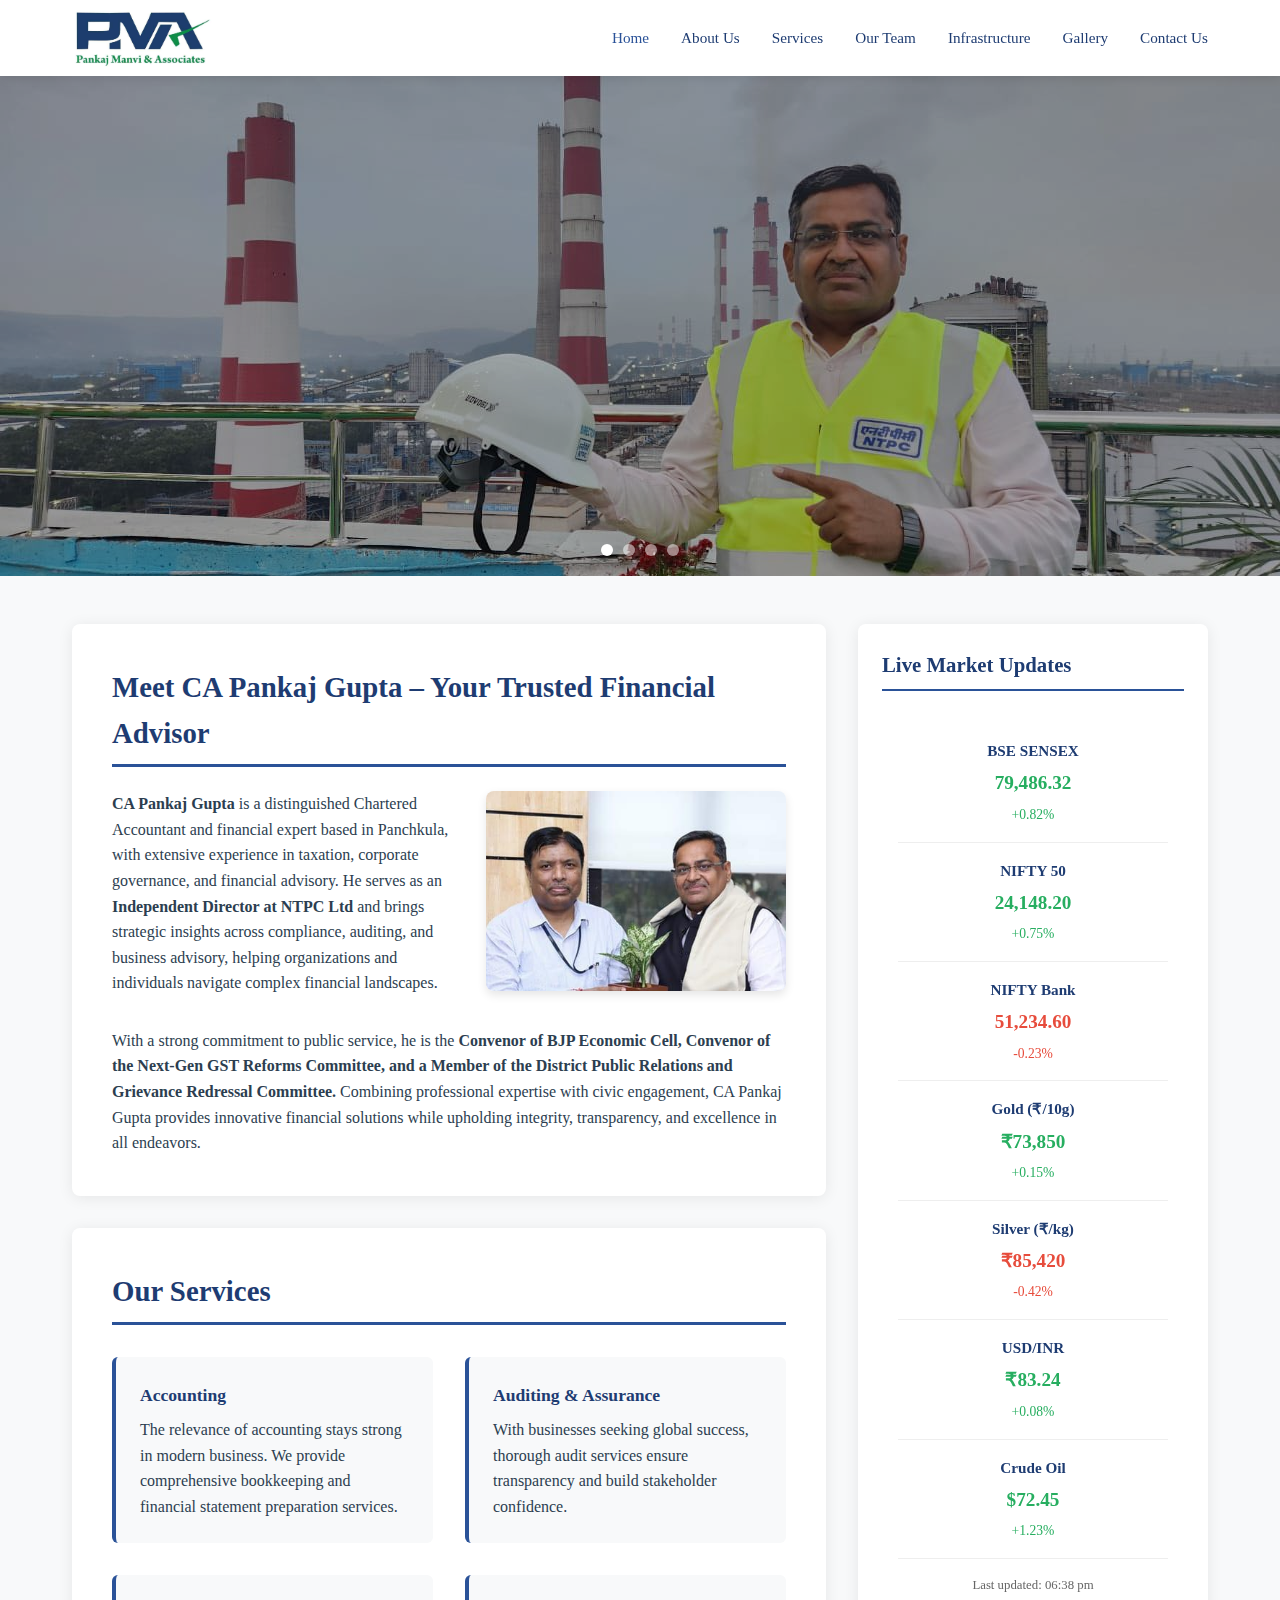
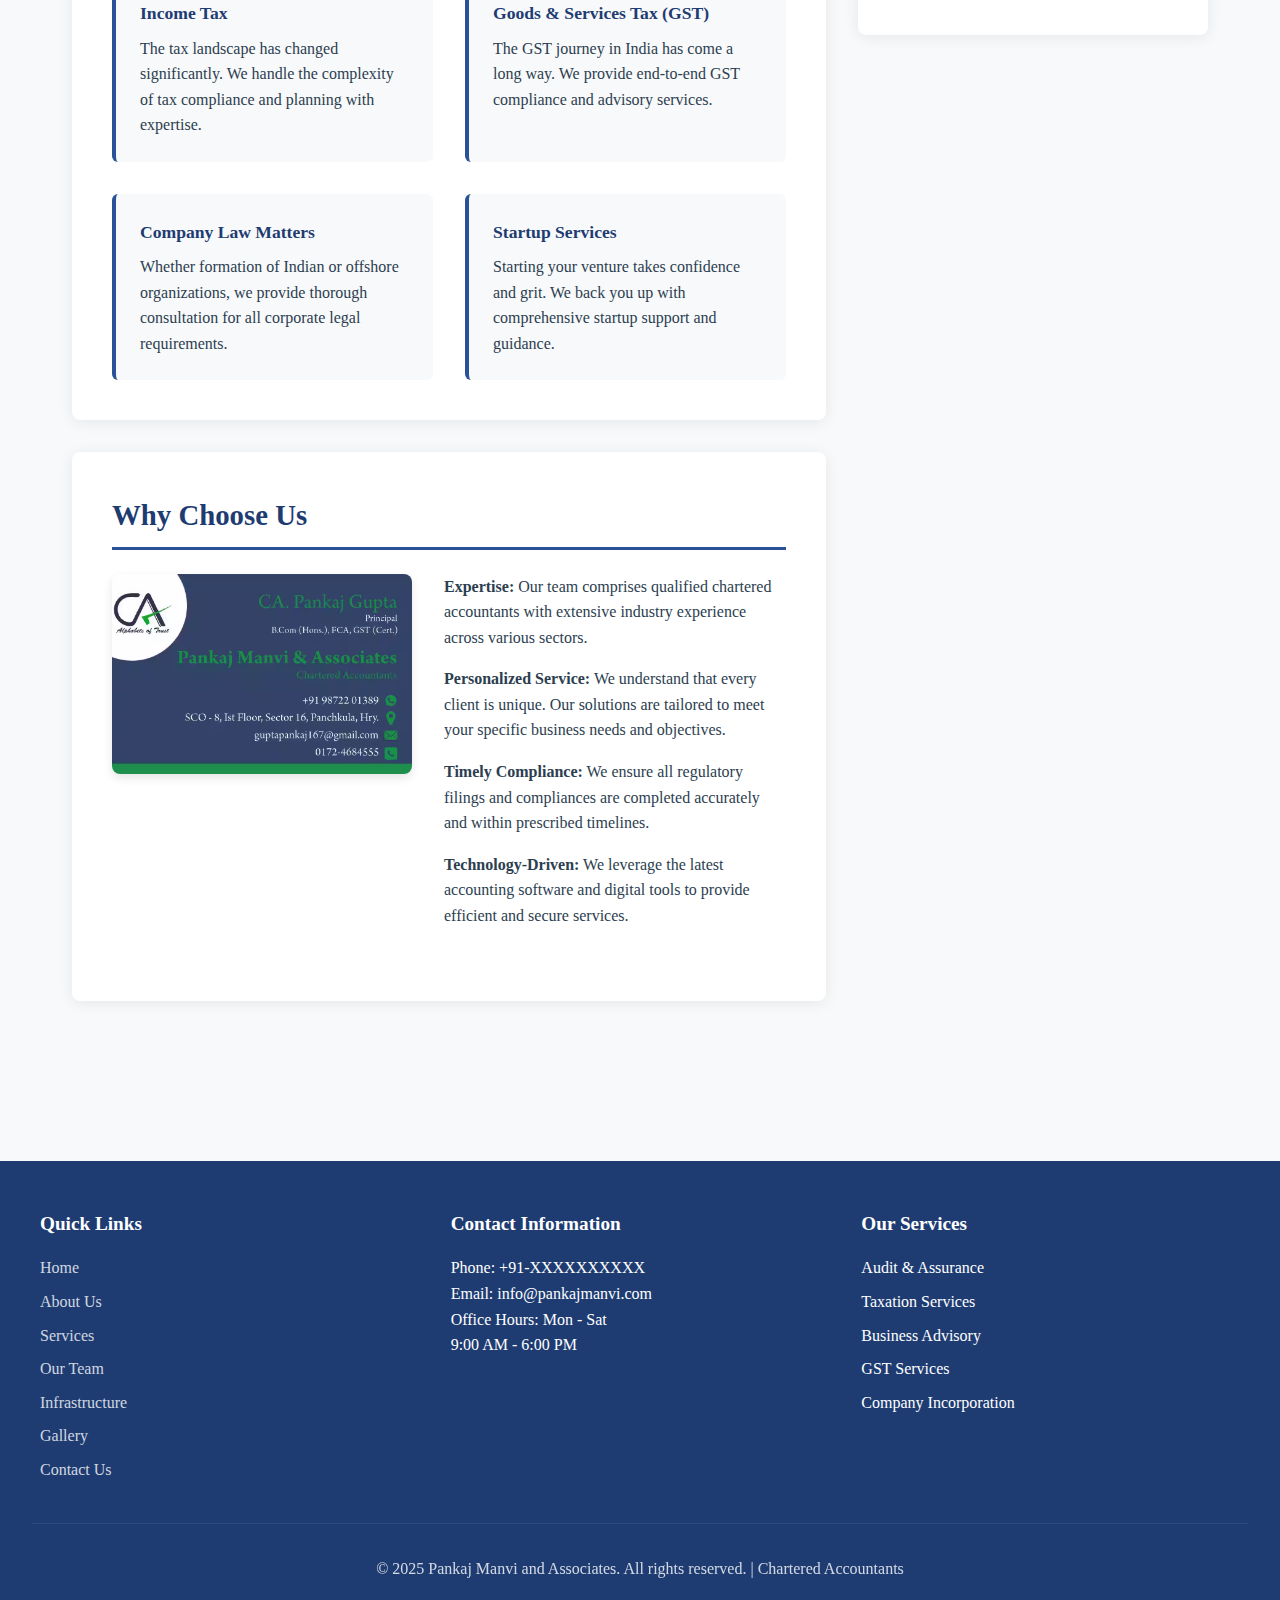
<file: index.html>
<!DOCTYPE html>
<html lang="en">
<head>
    <meta charset="UTF-8">
    <meta name="viewport" content="width=device-width, initial-scale=1.0">
    <title>Home - Pankaj Manvi and Associates</title>
    <link rel="stylesheet" href="styles.css">
</head>
<body>
    <header>
        <div class="header-content">
            <div class="logo">
                <img src="pma.jpg" alt="Pankaj Manvi and Associates Logo">
            </div>
            <nav>
                <ul>
                    <li><a href="index.html" class="active">Home</a></li>
                    <li><a href="about.html">About Us</a></li>
                    <li><a href="services.html">Services</a></li>
                    <li><a href="team.html">Our Team</a></li>
                    <li><a href="infrastructure.html">Infrastructure</a></li>
                    <li><a href="gallery.html">Gallery</a></li>
                    <li><a href="contact.html">Contact Us</a></li>
                </ul>
            </nav>
        </div>
    </header>

    <div class="hero-slideshow">
        <div class="slide active" style="background-image: url('2.jpg');">
            <div class="slide-overlay"></div>
        </div>
        <div class="slide" style="background-image: url('1.jpg');">
            <div class="slide-overlay"></div>
        </div>
        <div class="slide" style="background-image: url('3.jpg');">
            <div class="slide-overlay"></div>
        </div>
        <div class="slide" style="background-image: url('pankajguptantpc.jpg');">
            <div class="slide-overlay"></div>
        </div>

        <div class="slide-indicators">
            <span class="indicator active" onclick="setSlide(0)"></span>
            <span class="indicator" onclick="setSlide(1)"></span>
            <span class="indicator" onclick="setSlide(2)"></span>
            <span class="indicator" onclick="setSlide(3)"></span>
        </div>
    </div>


    <div class="container">
        <div class="home-layout">
            <div class="main-content">
                <div class="content-card">
                    <h3>Meet CA Pankaj Gupta – Your Trusted Financial Advisor</h3>
                    <div class="content-with-image">
                        <div class="content-text">
                            <p><b>CA Pankaj Gupta</b> is a distinguished Chartered Accountant and financial expert based in Panchkula, with extensive experience in taxation, corporate governance, and financial advisory. He serves as an <b>Independent Director at NTPC Ltd</b> and brings strategic insights across compliance, auditing, and business advisory, helping organizations and individuals navigate complex financial landscapes.</p>
                        </div>
                        <img src="pankajguptantpc.jpg" alt="Financial Services" class="content-image">
                    </div>
                    <p style="margin-top: 1rem;">With a strong commitment to public service, he is the <b>Convenor of BJP Economic Cell, Convenor of the Next-Gen GST Reforms Committee, and a Member of the District Public Relations and Grievance Redressal Committee.</b> Combining professional expertise with civic engagement, CA Pankaj Gupta provides innovative financial solutions while upholding integrity, transparency, and excellence in all endeavors.</p>
                </div>

                <div class="content-card">
                    <h3>Our Services</h3>
                    <div class="services-grid">
                        <div class="service-item">
                            <h4>Accounting</h4>
                            <p>The relevance of accounting stays strong in modern business. We provide comprehensive bookkeeping and financial statement preparation services.</p>
                        </div>
                        <div class="service-item">
                            <h4>Auditing & Assurance</h4>
                            <p>With businesses seeking global success, thorough audit services ensure transparency and build stakeholder confidence.</p>
                        </div>
                        <div class="service-item">
                            <h4>Income Tax</h4>
                            <p>The tax landscape has changed significantly. We handle the complexity of tax compliance and planning with expertise.</p>
                        </div>
                        <div class="service-item">
                            <h4>Goods & Services Tax (GST)</h4>
                            <p>The GST journey in India has come a long way. We provide end-to-end GST compliance and advisory services.</p>
                        </div>
                        <div class="service-item">
                            <h4>Company Law Matters</h4>
                            <p>Whether formation of Indian or offshore organizations, we provide thorough consultation for all corporate legal requirements.</p>
                        </div>
                        <div class="service-item">
                            <h4>Startup Services</h4>
                            <p>Starting your venture takes confidence and grit. We back you up with comprehensive startup support and guidance.</p>
                        </div>
                    </div>
                </div>

                <div class="content-card">
                    <h3>Why Choose Us</h3>
                    <div class="content-with-image">
                        <img src="card.jpg" alt="Professional Team" class="content-image">
                        <div class="content-text">
                            <p><strong>Expertise:</strong> Our team comprises qualified chartered accountants with extensive industry experience across various sectors.</p>
                            <p style="margin-top: 1rem;"><strong>Personalized Service:</strong> We understand that every client is unique. Our solutions are tailored to meet your specific business needs and objectives.</p>
                            <p style="margin-top: 1rem;"><strong>Timely Compliance:</strong> We ensure all regulatory filings and compliances are completed accurately and within prescribed timelines.</p>
                            <p style="margin-top: 1rem;"><strong>Technology-Driven:</strong> We leverage the latest accounting software and digital tools to provide efficient and secure services.</p>
                        </div>
                    </div>
                </div>
            </div>

            <aside>
                <div class="live-updates">
                    <h3>Live Market Updates</h3>
                    <div id="market-data" class="loading">Loading market data...</div>
                </div>
            </aside>
        </div>
    </div>

    <footer>
        <div class="footer-content">
            <div class="footer-section">
                <h4>Quick Links</h4>
                <ul>
                    <li><a href="index.html">Home</a></li>
                    <li><a href="about.html">About Us</a></li>
                    <li><a href="services.html">Services</a></li>
                    <li><a href="team.html">Our Team</a></li>
                    <li><a href="infrastructure.html">Infrastructure</a></li>
                    <li><a href="gallery.html">Gallery</a></li>
                    <li><a href="contact.html">Contact Us</a></li>
                </ul>
            </div>
            
            <div class="footer-section">
                <h4>Contact Information</h4>
                <p>Phone: +91-XXXXXXXXXX</p>
                <p>Email: info@pankajmanvi.com</p>
                <p>Office Hours: Mon - Sat<br>9:00 AM - 6:00 PM</p>
            </div>
            
            <div class="footer-section">
                <h4>Our Services</h4>
                <ul>
                    <li>Audit & Assurance</li>
                    <li>Taxation Services</li>
                    <li>Business Advisory</li>
                    <li>GST Services</li>
                    <li>Company Incorporation</li>
                </ul>
            </div>
        </div>
        
        <div class="footer-bottom">
            <p>&copy; 2025 Pankaj Manvi and Associates. All rights reserved. | Chartered Accountants</p>
        </div>
    </footer>

    <script src="scripts.js"></script>
</body>
</html>
</file>
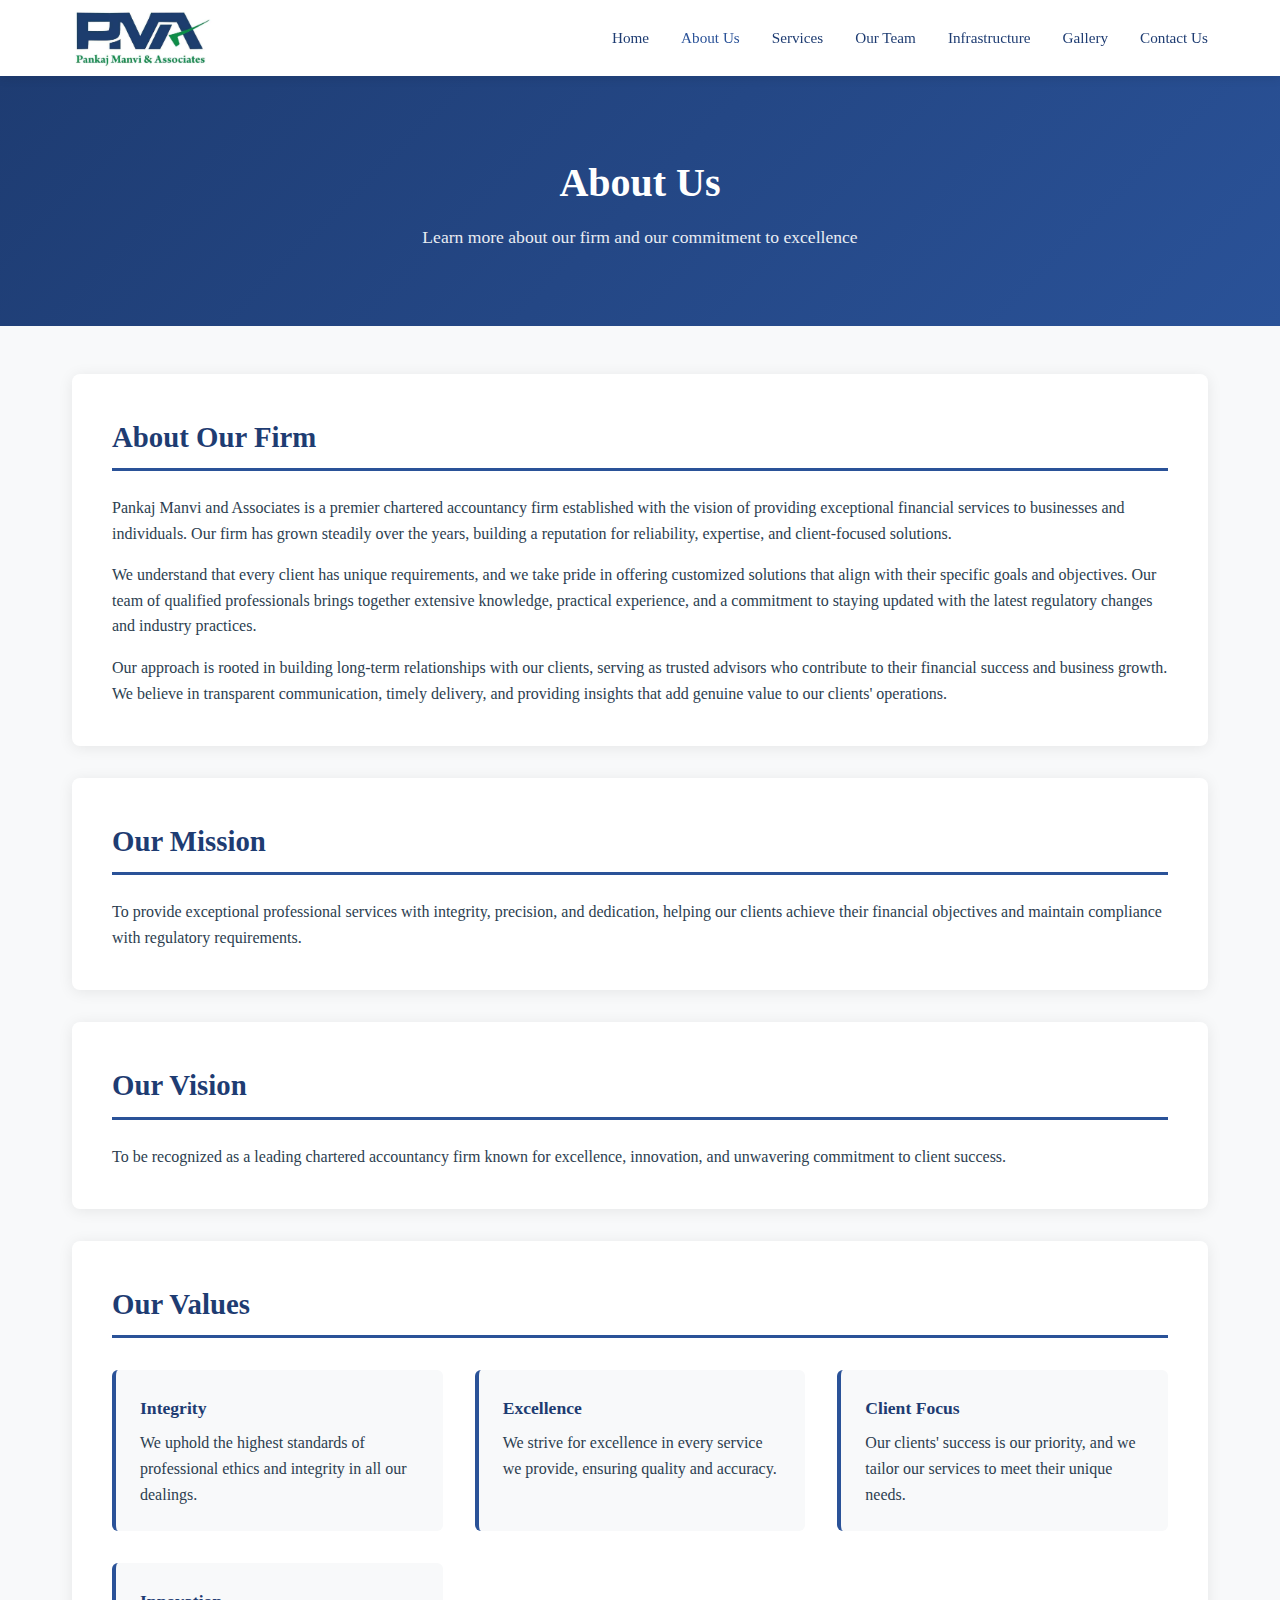
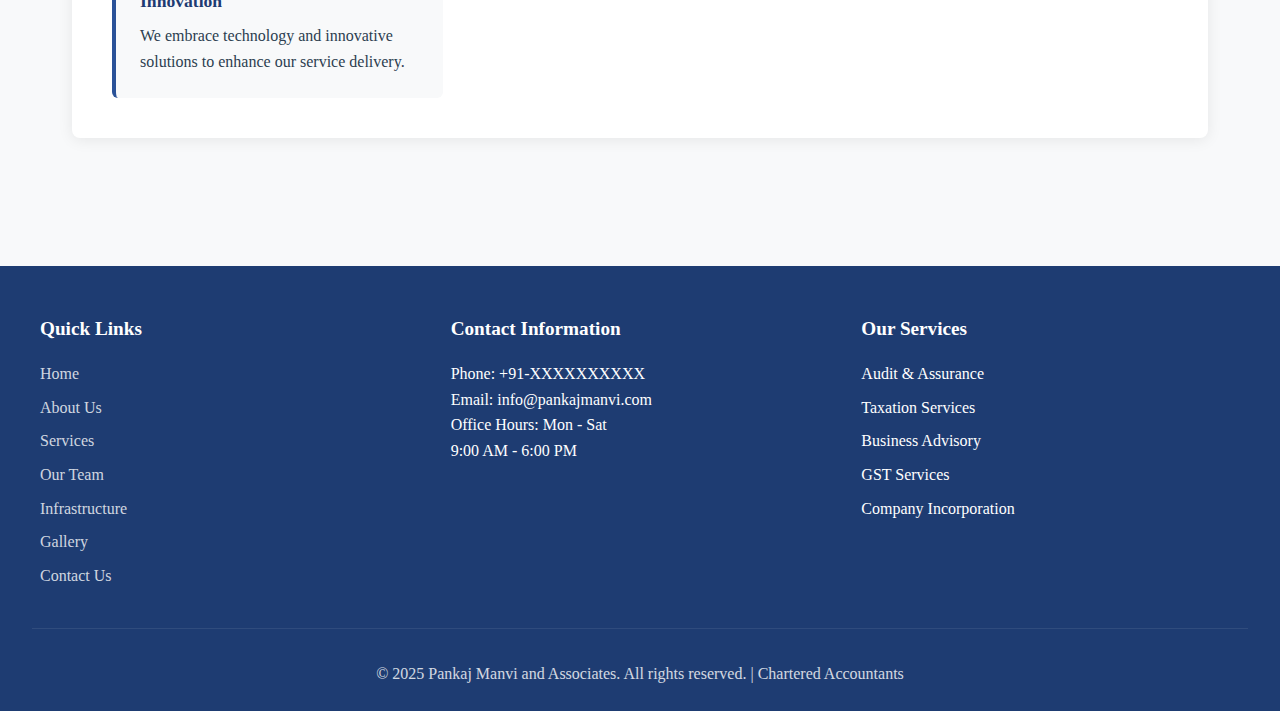
<file: about.html>
<!DOCTYPE html>
<html lang="en">
<head>
    <meta charset="UTF-8">
    <meta name="viewport" content="width=device-width, initial-scale=1.0">
    <title>About Us - Pankaj Manvi and Associates</title>
    <link rel="stylesheet" href="styles.css">
</head>
<body>
    <header>
        <div class="header-content">
            <div class="logo">
                <img src="pma.jpg" alt="Pankaj Manvi and Associates Logo">
            </div>
            <nav>
                <ul>
                    <li><a href="index.html">Home</a></li>
                    <li><a href="about.html" class="active">About Us</a></li>
                    <li><a href="services.html">Services</a></li>
                    <li><a href="team.html">Our Team</a></li>
                    <li><a href="infrastructure.html">Infrastructure</a></li>
                    <li><a href="gallery.html">Gallery</a></li>
                    <li><a href="contact.html">Contact Us</a></li>
                </ul>
            </nav>
        </div>
    </header>

    <div class="page-header">
        <div class="page-header-overlay">
            <h1>About Us</h1>
            <p>Learn more about our firm and our commitment to excellence</p>
        </div>
    </div>

    <div class="container">
        <div class="content-card">
            <h3>About Our Firm</h3>
            <p>Pankaj Manvi and Associates is a premier chartered accountancy firm established with the vision of providing exceptional financial services to businesses and individuals. Our firm has grown steadily over the years, building a reputation for reliability, expertise, and client-focused solutions.</p>
            <p style="margin-top: 1rem;">We understand that every client has unique requirements, and we take pride in offering customized solutions that align with their specific goals and objectives. Our team of qualified professionals brings together extensive knowledge, practical experience, and a commitment to staying updated with the latest regulatory changes and industry practices.</p>
            <p style="margin-top: 1rem;">Our approach is rooted in building long-term relationships with our clients, serving as trusted advisors who contribute to their financial success and business growth. We believe in transparent communication, timely delivery, and providing insights that add genuine value to our clients' operations.</p>
        </div>

        <div class="content-card">
            <h3>Our Mission</h3>
            <p>To provide exceptional professional services with integrity, precision, and dedication, helping our clients achieve their financial objectives and maintain compliance with regulatory requirements.</p>
        </div>

        <div class="content-card">
            <h3>Our Vision</h3>
            <p>To be recognized as a leading chartered accountancy firm known for excellence, innovation, and unwavering commitment to client success.</p>
        </div>

        <div class="content-card">
            <h3>Our Values</h3>
            <div class="services-grid">
                <div class="service-item">
                    <h4>Integrity</h4>
                    <p>We uphold the highest standards of professional ethics and integrity in all our dealings.</p>
                </div>
                <div class="service-item">
                    <h4>Excellence</h4>
                    <p>We strive for excellence in every service we provide, ensuring quality and accuracy.</p>
                </div>
                <div class="service-item">
                    <h4>Client Focus</h4>
                    <p>Our clients' success is our priority, and we tailor our services to meet their unique needs.</p>
                </div>
                <div class="service-item">
                    <h4>Innovation</h4>
                    <p>We embrace technology and innovative solutions to enhance our service delivery.</p>
                </div>
            </div>
        </div>
    </div>

    <footer>
        <div class="footer-content">
            <div class="footer-section">
                <h4>Quick Links</h4>
                <ul>
                    <li><a href="index.html">Home</a></li>
                    <li><a href="about.html">About Us</a></li>
                    <li><a href="services.html">Services</a></li>
                    <li><a href="team.html">Our Team</a></li>
                    <li><a href="infrastructure.html">Infrastructure</a></li>
                    <li><a href="gallery.html">Gallery</a></li>
                    <li><a href="contact.html">Contact Us</a></li>
                </ul>
            </div>
            
            <div class="footer-section">
                <h4>Contact Information</h4>
                <p>Phone: +91-XXXXXXXXXX</p>
                <p>Email: info@pankajmanvi.com</p>
                <p>Office Hours: Mon - Sat<br>9:00 AM - 6:00 PM</p>
            </div>
            
            <div class="footer-section">
                <h4>Our Services</h4>
                <ul>
                    <li>Audit & Assurance</li>
                    <li>Taxation Services</li>
                    <li>Business Advisory</li>
                    <li>GST Services</li>
                    <li>Company Incorporation</li>
                </ul>
            </div>
        </div>
        
        <div class="footer-bottom">
            <p>&copy; 2025 Pankaj Manvi and Associates. All rights reserved. | Chartered Accountants</p>
        </div>
    </footer>

    <script src="scripts.js"></script>
</body>
</html>
</file>
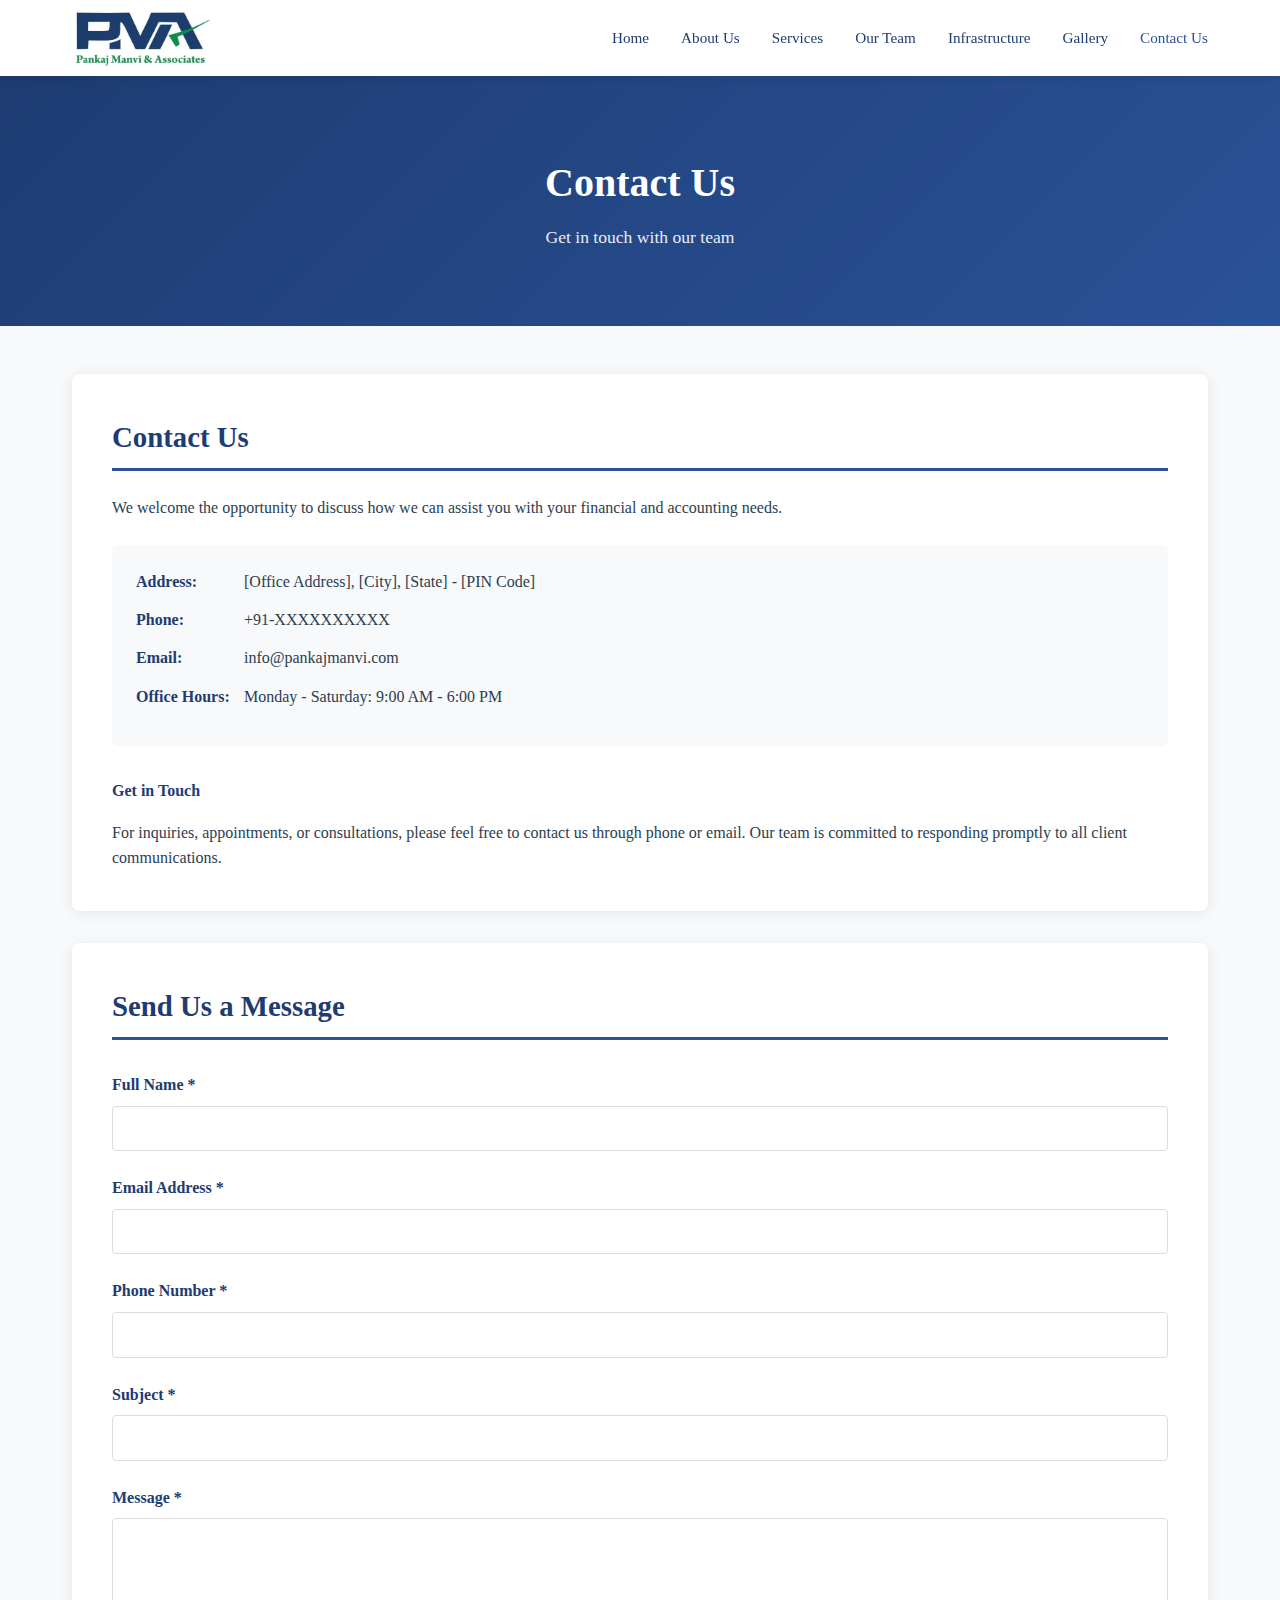
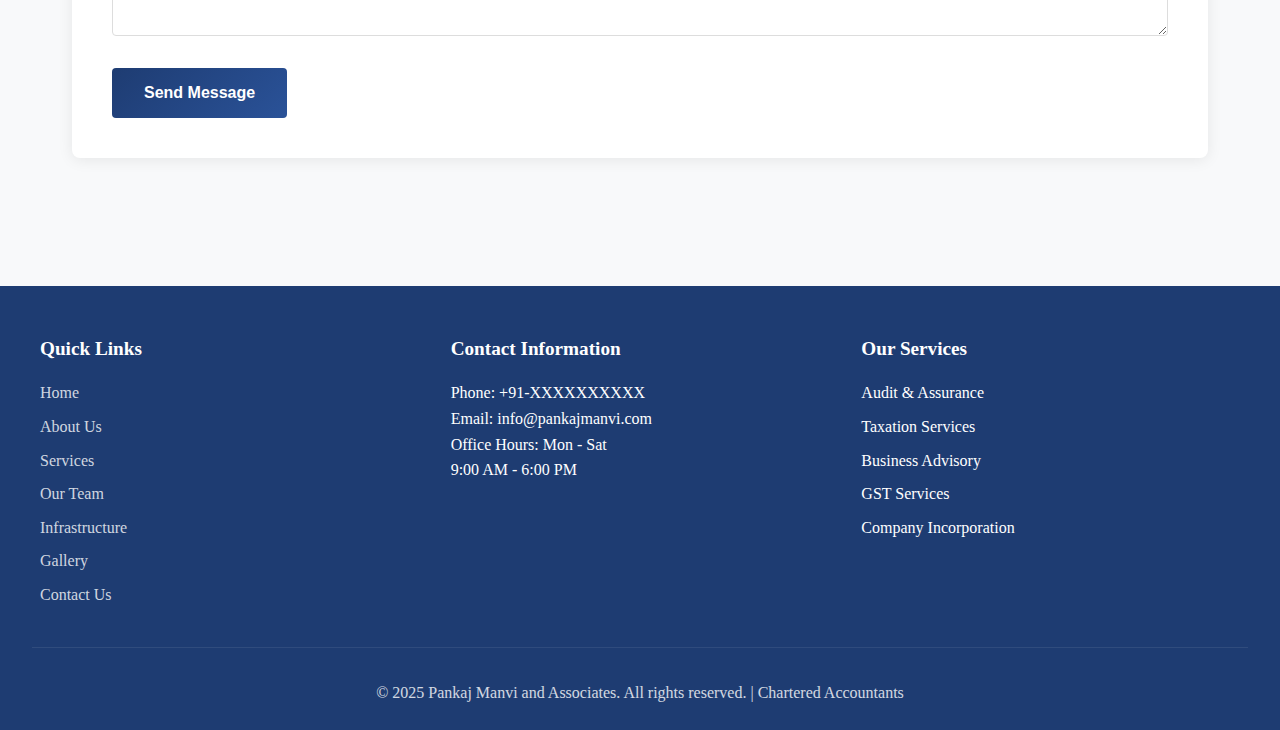
<file: contact.html>
<!DOCTYPE html>
<html lang="en">
<head>
    <meta charset="UTF-8">
    <meta name="viewport" content="width=device-width, initial-scale=1.0">
    <title>Contact Us - Pankaj Manvi and Associates</title>
    <link rel="stylesheet" href="styles.css">
</head>
<body>
    <header>
        <div class="header-content">
            <div class="logo">
                <img src="pma.jpg" alt="Pankaj Manvi and Associates Logo">
            </div>
            <nav>
                <ul>
                    <li><a href="index.html">Home</a></li>
                    <li><a href="about.html">About Us</a></li>
                    <li><a href="services.html">Services</a></li>
                    <li><a href="team.html">Our Team</a></li>
                    <li><a href="infrastructure.html">Infrastructure</a></li>
                    <li><a href="gallery.html">Gallery</a></li>
                    <li><a href="contact.html" class="active">Contact Us</a></li>
                </ul>
            </nav>
        </div>
    </header>

    <div class="page-header">
        <div class="page-header-overlay">
            <h1>Contact Us</h1>
            <p>Get in touch with our team</p>
        </div>
    </div>

    <div class="container">
        <div class="content-card">
            <h3>Contact Us</h3>
            <p>We welcome the opportunity to discuss how we can assist you with your financial and accounting needs.</p>
            
            <div class="contact-info">
                <p><strong>Address:</strong> [Office Address], [City], [State] - [PIN Code]</p>
                <p><strong>Phone:</strong> +91-XXXXXXXXXX</p>
                <p><strong>Email:</strong> info@pankajmanvi.com</p>
                <p><strong>Office Hours:</strong> Monday - Saturday: 9:00 AM - 6:00 PM</p>
            </div>

            <div style="margin-top: 2rem;">
                <h4 style="color: #1e3c72; margin-bottom: 1rem;">Get in Touch</h4>
                <p>For inquiries, appointments, or consultations, please feel free to contact us through phone or email. Our team is committed to responding promptly to all client communications.</p>
            </div>
        </div>

        <div class="content-card">
            <h3>Send Us a Message</h3>
            <form class="contact-form" onsubmit="handleFormSubmit(event)">
                <div class="form-group">
                    <label for="name">Full Name *</label>
                    <input type="text" id="name" name="name" required>
                </div>
                
                <div class="form-group">
                    <label for="email">Email Address *</label>
                    <input type="email" id="email" name="email" required>
                </div>
                
                <div class="form-group">
                    <label for="phone">Phone Number *</label>
                    <input type="tel" id="phone" name="phone" required>
                </div>
                
                <div class="form-group">
                    <label for="subject">Subject *</label>
                    <input type="text" id="subject" name="subject" required>
                </div>
                
                <div class="form-group">
                    <label for="message">Message *</label>
                    <textarea id="message" name="message" rows="5" required></textarea>
                </div>
                
                <button type="submit" class="submit-btn">Send Message</button>
            </form>
        </div>
    </div>

    <footer>
        <div class="footer-content">
            <div class="footer-section">
                <h4>Quick Links</h4>
                <ul>
                    <li><a href="index.html">Home</a></li>
                    <li><a href="about.html">About Us</a></li>
                    <li><a href="services.html">Services</a></li>
                    <li><a href="team.html">Our Team</a></li>
                    <li><a href="infrastructure.html">Infrastructure</a></li>
                    <li><a href="gallery.html">Gallery</a></li>
                    <li><a href="contact.html">Contact Us</a></li>
                </ul>
            </div>
            
            <div class="footer-section">
                <h4>Contact Information</h4>
                <p>Phone: +91-XXXXXXXXXX</p>
                <p>Email: info@pankajmanvi.com</p>
                <p>Office Hours: Mon - Sat<br>9:00 AM - 6:00 PM</p>
            </div>
            
            <div class="footer-section">
                <h4>Our Services</h4>
                <ul>
                    <li>Audit & Assurance</li>
                    <li>Taxation Services</li>
                    <li>Business Advisory</li>
                    <li>GST Services</li>
                    <li>Company Incorporation</li>
                </ul>
            </div>
        </div>
        
        <div class="footer-bottom">
            <p>&copy; 2025 Pankaj Manvi and Associates. All rights reserved. | Chartered Accountants</p>
        </div>
    </footer>

    <script src="scripts.js"></script>
</body>
</html>
</file>
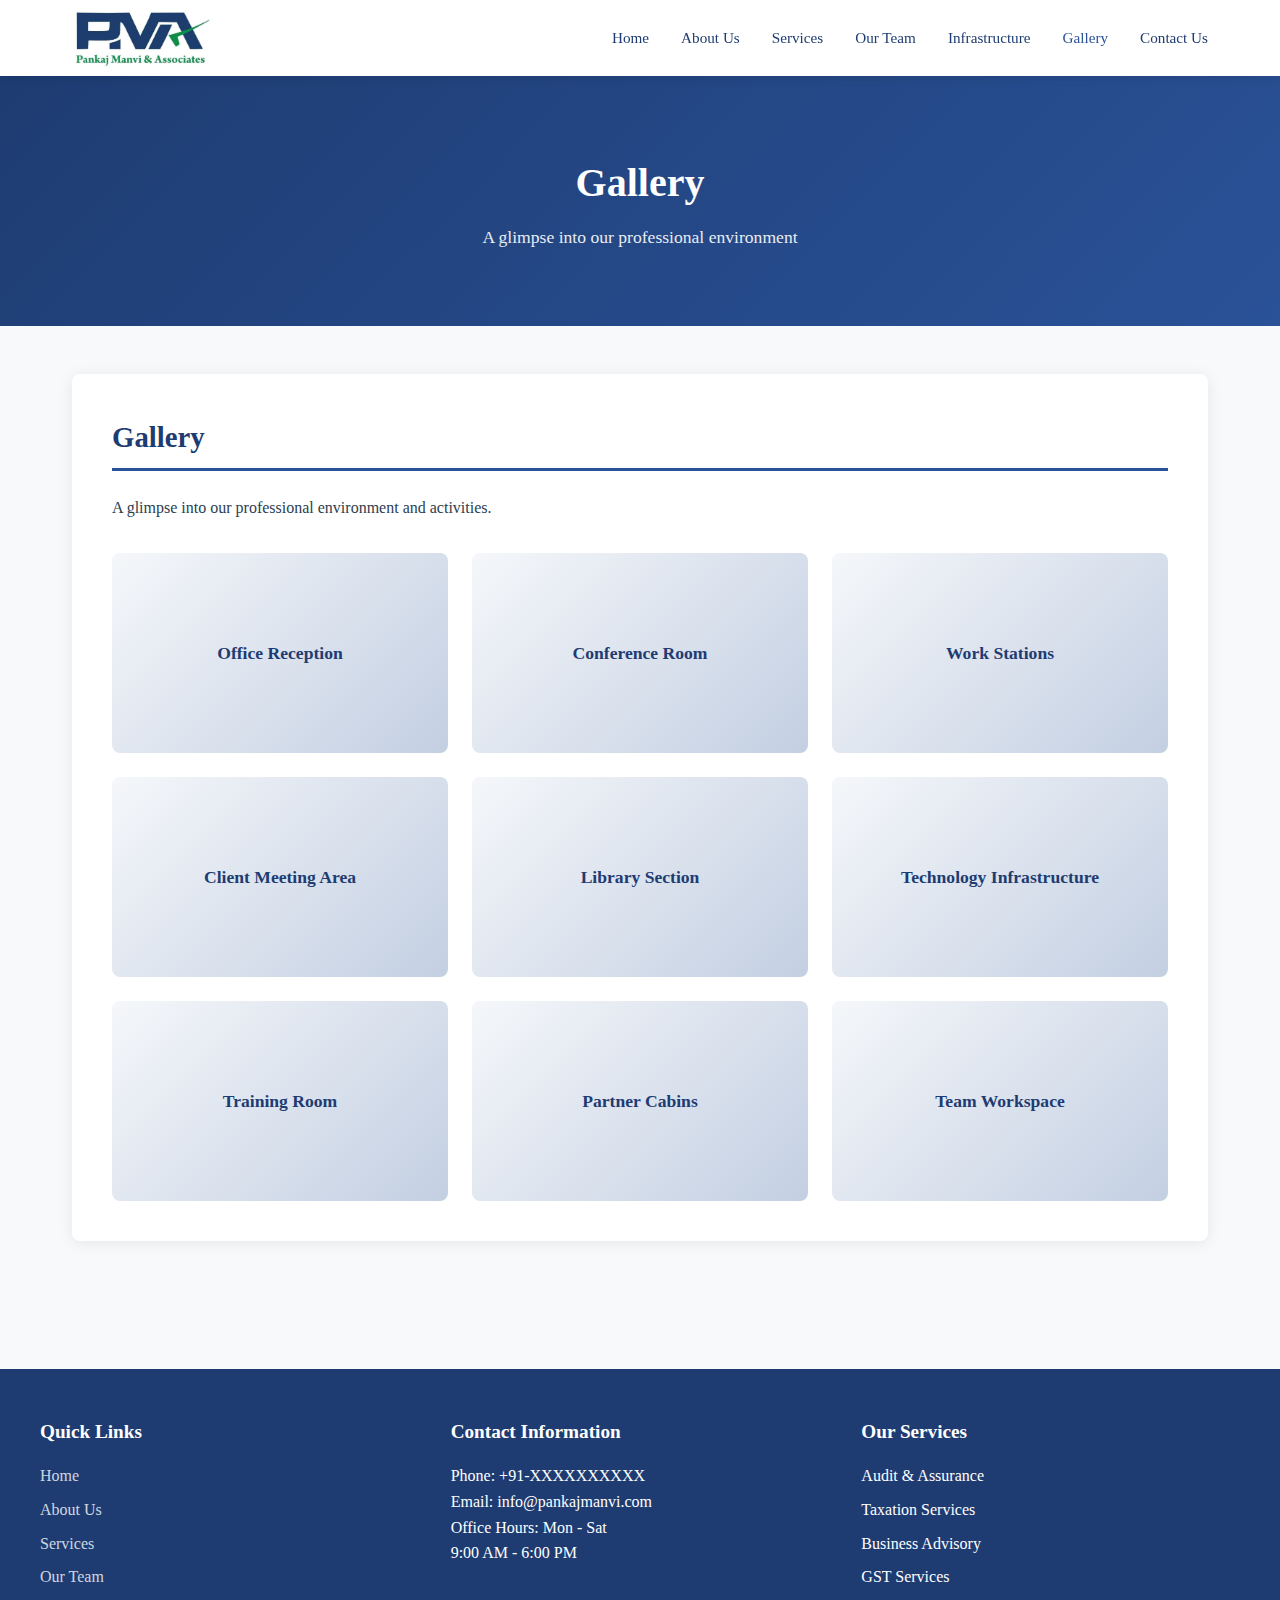
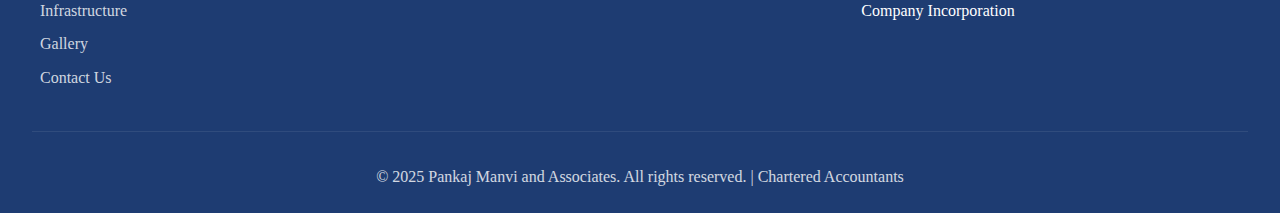
<file: gallery.html>
<!DOCTYPE html>
<html lang="en">
<head>
    <meta charset="UTF-8">
    <meta name="viewport" content="width=device-width, initial-scale=1.0">
    <title>Gallery - Pankaj Manvi and Associates</title>
    <link rel="stylesheet" href="styles.css">
</head>
<body>
    <header>
        <div class="header-content">
            <div class="logo">
                <img src="pma.jpg" alt="Pankaj Manvi and Associates Logo">
            </div>
            <nav>
                <ul>
                    <li><a href="index.html">Home</a></li>
                    <li><a href="about.html">About Us</a></li>
                    <li><a href="services.html">Services</a></li>
                    <li><a href="team.html">Our Team</a></li>
                    <li><a href="infrastructure.html">Infrastructure</a></li>
                    <li><a href="gallery.html" class="active">Gallery</a></li>
                    <li><a href="contact.html">Contact Us</a></li>
                </ul>
            </nav>
        </div>
    </header>

    <div class="page-header">
        <div class="page-header-overlay">
            <h1>Gallery</h1>
            <p>A glimpse into our professional environment</p>
        </div>
    </div>

    <div class="container">
        <div class="content-card">
            <h3>Gallery</h3>
            <p>A glimpse into our professional environment and activities.</p>
            
            <div class="gallery-grid">
                <div class="gallery-item">Office Reception</div>
                <div class="gallery-item">Conference Room</div>
                <div class="gallery-item">Work Stations</div>
                <div class="gallery-item">Client Meeting Area</div>
                <div class="gallery-item">Library Section</div>
                <div class="gallery-item">Technology Infrastructure</div>
                <div class="gallery-item">Training Room</div>
                <div class="gallery-item">Partner Cabins</div>
                <div class="gallery-item">Team Workspace</div>
            </div>
        </div>
    </div>

    <footer>
        <div class="footer-content">
            <div class="footer-section">
                <h4>Quick Links</h4>
                <ul>
                    <li><a href="index.html">Home</a></li>
                    <li><a href="about.html">About Us</a></li>
                    <li><a href="services.html">Services</a></li>
                    <li><a href="team.html">Our Team</a></li>
                    <li><a href="infrastructure.html">Infrastructure</a></li>
                    <li><a href="gallery.html">Gallery</a></li>
                    <li><a href="contact.html">Contact Us</a></li>
                </ul>
            </div>
            
            <div class="footer-section">
                <h4>Contact Information</h4>
                <p>Phone: +91-XXXXXXXXXX</p>
                <p>Email: info@pankajmanvi.com</p>
                <p>Office Hours: Mon - Sat<br>9:00 AM - 6:00 PM</p>
            </div>
            
            <div class="footer-section">
                <h4>Our Services</h4>
                <ul>
                    <li>Audit & Assurance</li>
                    <li>Taxation Services</li>
                    <li>Business Advisory</li>
                    <li>GST Services</li>
                    <li>Company Incorporation</li>
                </ul>
            </div>
        </div>
        
        <div class="footer-bottom">
            <p>&copy; 2025 Pankaj Manvi and Associates. All rights reserved. | Chartered Accountants</p>
        </div>
    </footer>

    <script src="scripts.js"></script>
</body>
</html>
</file>
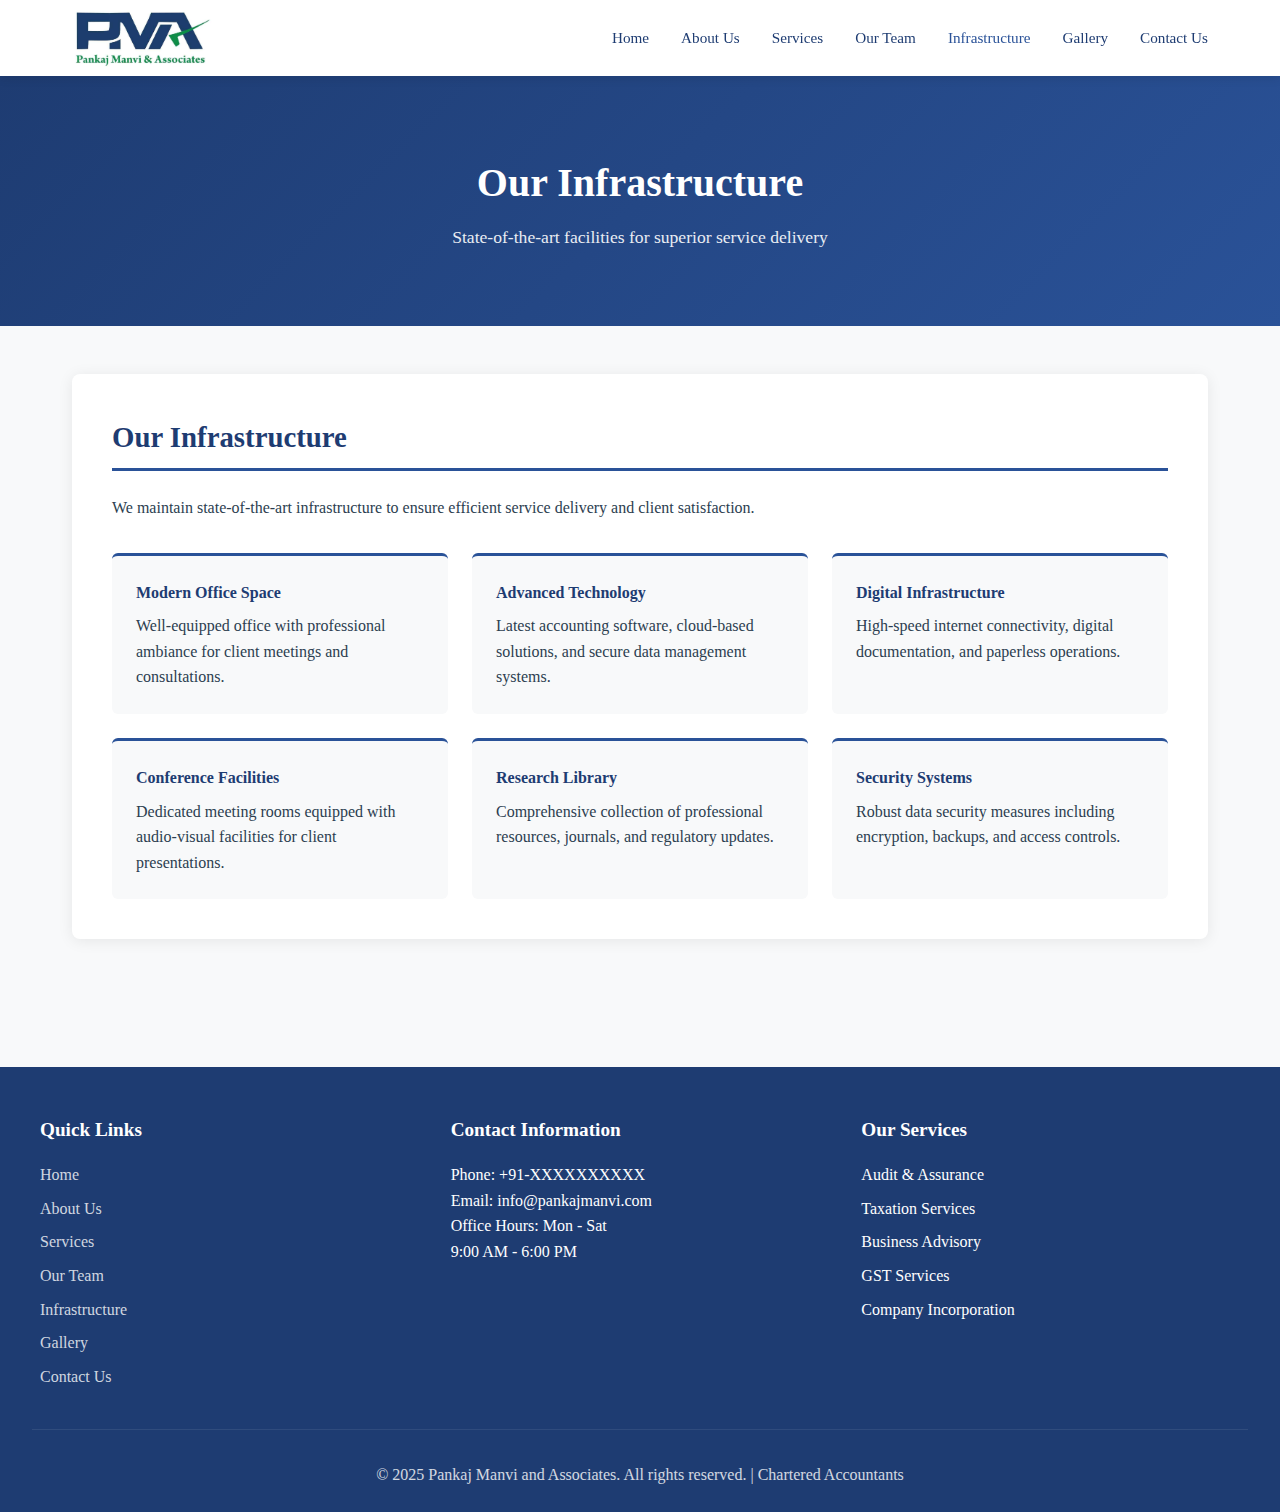
<file: infrastructure.html>
<!DOCTYPE html>
<html lang="en">
<head>
    <meta charset="UTF-8">
    <meta name="viewport" content="width=device-width, initial-scale=1.0">
    <title>Infrastructure - Pankaj Manvi and Associates</title>
    <link rel="stylesheet" href="styles.css">
</head>
<body>
    <header>
        <div class="header-content">
            <div class="logo">
                <img src="pma.jpg" alt="Pankaj Manvi and Associates Logo">
            </div>
            <nav>
                <ul>
                    <li><a href="index.html">Home</a></li>
                    <li><a href="about.html">About Us</a></li>
                    <li><a href="services.html">Services</a></li>
                    <li><a href="team.html">Our Team</a></li>
                    <li><a href="infrastructure.html" class="active">Infrastructure</a></li>
                    <li><a href="gallery.html">Gallery</a></li>
                    <li><a href="contact.html">Contact Us</a></li>
                </ul>
            </nav>
        </div>
    </header>

    <div class="page-header">
        <div class="page-header-overlay">
            <h1>Our Infrastructure</h1>
            <p>State-of-the-art facilities for superior service delivery</p>
        </div>
    </div>

    <div class="container">
        <div class="content-card">
            <h3>Our Infrastructure</h3>
            <p>We maintain state-of-the-art infrastructure to ensure efficient service delivery and client satisfaction.</p>
            
            <div class="infrastructure-list">
                <div class="infrastructure-item">
                    <h4>Modern Office Space</h4>
                    <p>Well-equipped office with professional ambiance for client meetings and consultations.</p>
                </div>
                <div class="infrastructure-item">
                    <h4>Advanced Technology</h4>
                    <p>Latest accounting software, cloud-based solutions, and secure data management systems.</p>
                </div>
                <div class="infrastructure-item">
                    <h4>Digital Infrastructure</h4>
                    <p>High-speed internet connectivity, digital documentation, and paperless operations.</p>
                </div>
                <div class="infrastructure-item">
                    <h4>Conference Facilities</h4>
                    <p>Dedicated meeting rooms equipped with audio-visual facilities for client presentations.</p>
                </div>
                <div class="infrastructure-item">
                    <h4>Research Library</h4>
                    <p>Comprehensive collection of professional resources, journals, and regulatory updates.</p>
                </div>
                <div class="infrastructure-item">
                    <h4>Security Systems</h4>
                    <p>Robust data security measures including encryption, backups, and access controls.</p>
                </div>
            </div>
        </div>
    </div>

    <footer>
        <div class="footer-content">
            <div class="footer-section">
                <h4>Quick Links</h4>
                <ul>
                    <li><a href="index.html">Home</a></li>
                    <li><a href="about.html">About Us</a></li>
                    <li><a href="services.html">Services</a></li>
                    <li><a href="team.html">Our Team</a></li>
                    <li><a href="infrastructure.html">Infrastructure</a></li>
                    <li><a href="gallery.html">Gallery</a></li>
                    <li><a href="contact.html">Contact Us</a></li>
                </ul>
            </div>
            
            <div class="footer-section">
                <h4>Contact Information</h4>
                <p>Phone: +91-XXXXXXXXXX</p>
                <p>Email: info@pankajmanvi.com</p>
                <p>Office Hours: Mon - Sat<br>9:00 AM - 6:00 PM</p>
            </div>
            
            <div class="footer-section">
                <h4>Our Services</h4>
                <ul>
                    <li>Audit & Assurance</li>
                    <li>Taxation Services</li>
                    <li>Business Advisory</li>
                    <li>GST Services</li>
                    <li>Company Incorporation</li>
                </ul>
            </div>
        </div>
        
        <div class="footer-bottom">
            <p>&copy; 2025 Pankaj Manvi and Associates. All rights reserved. | Chartered Accountants</p>
        </div>
    </footer>

    <script src="scripts.js"></script>
</body>
</html>
</file>
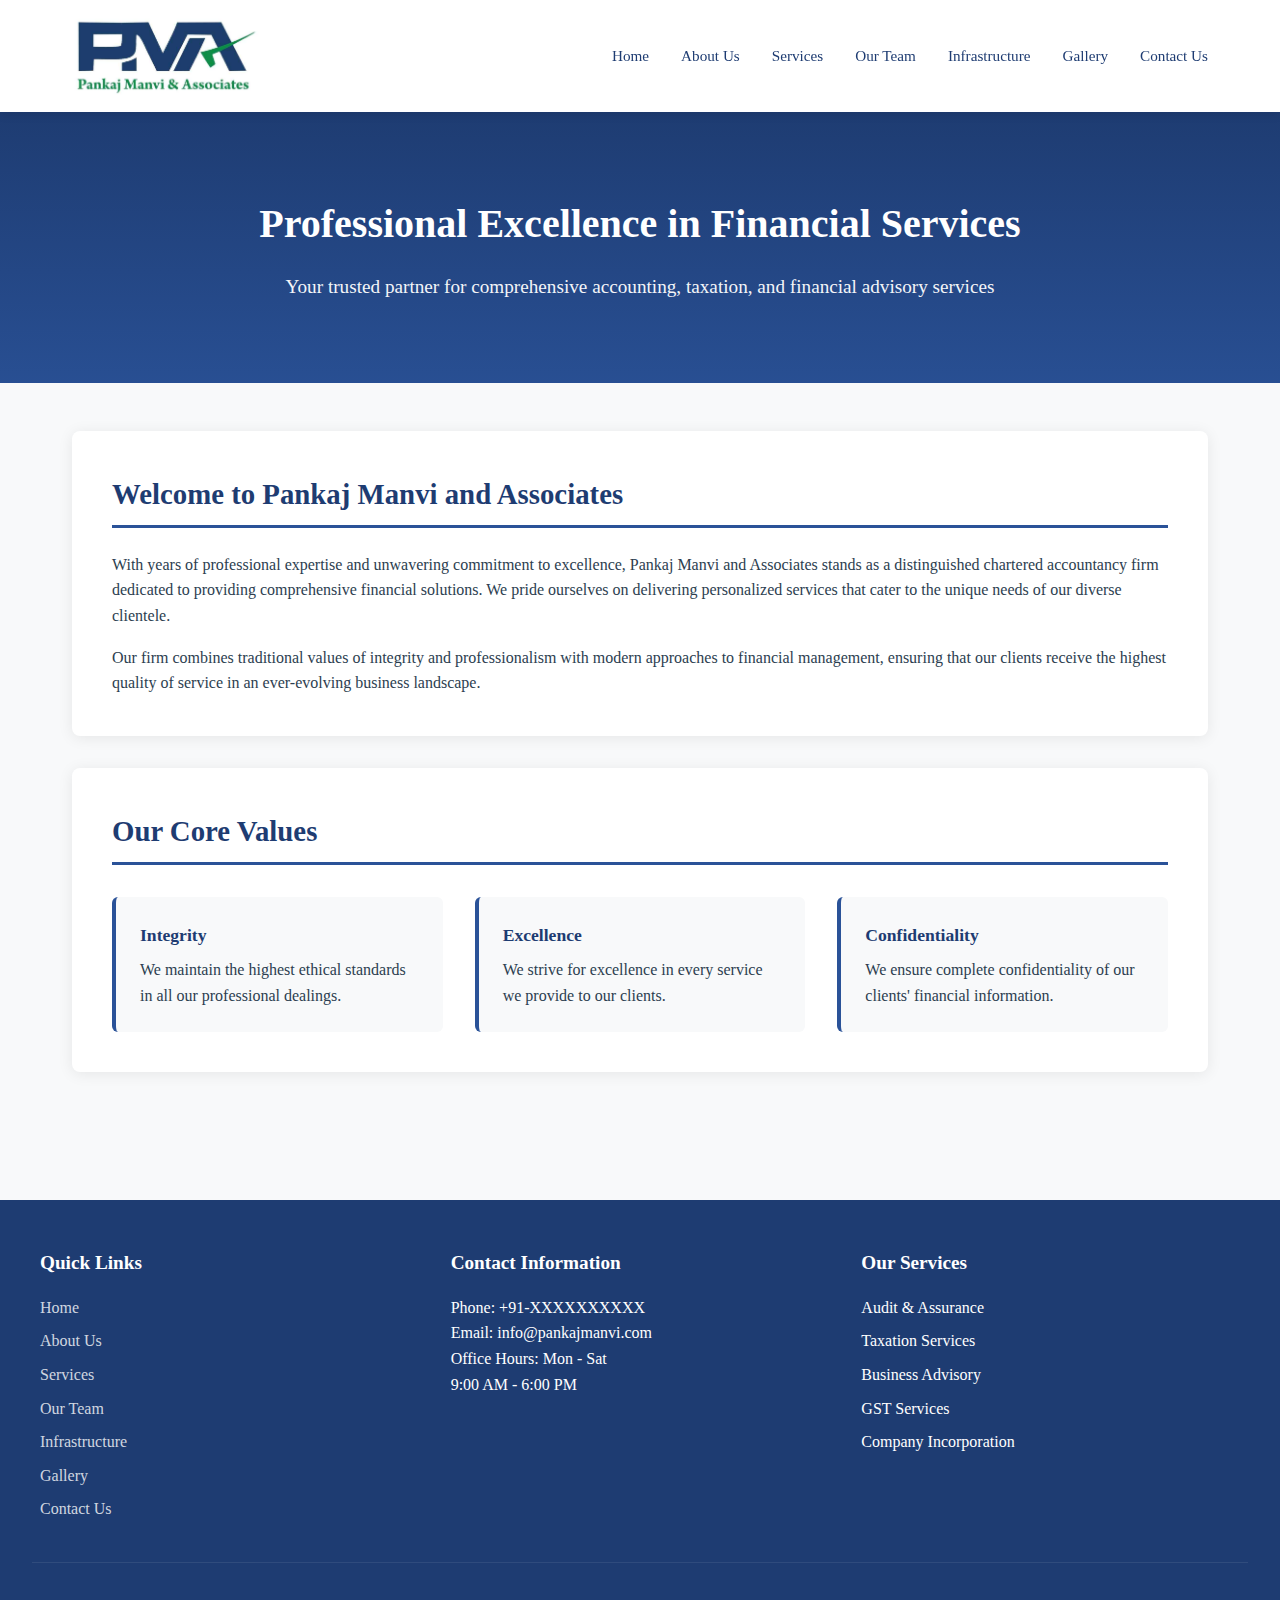
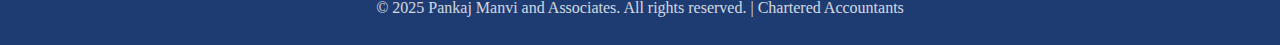
<file: pma.html>
<!DOCTYPE html>
<html lang="en">
<head>
    <meta charset="UTF-8">
    <meta name="viewport" content="width=device-width, initial-scale=1.0">
    <title>Pankaj Manvi and Associates - Chartered Accountants</title>
    <style>
        * {
            margin: 0;
            padding: 0;
            box-sizing: border-box;
        }

        body {
            font-family: 'Georgia', serif;
            line-height: 1.6;
            color: #2c3e50;
            background: #f8f9fa;
        }

        header {
            background: white;
            color: #2c3e50;
            padding: 1rem 0;
            box-shadow: 0 2px 10px rgba(0,0,0,0.1);
            position: sticky;
            top: 0;
            z-index: 1000;
        }

        .header-content {
            max-width: 1200px;
            margin: 0 auto;
            padding: 0 2rem;
            display: flex;
            justify-content: space-between;
            align-items: center;
        }

        .logo {
            display: flex;
            align-items: center;
        }

        .logo img {
            height: 80px;
            width: auto;
            object-fit: contain;
        }

        nav ul {
            list-style: none;
            display: flex;
            gap: 2rem;
        }

        nav a {
            color: #1e3c72;
            text-decoration: none;
            font-size: 0.95rem;
            transition: color 0.3s;
            cursor: pointer;
            font-weight: 500;
        }

        nav a:hover {
            color: #2a5298;
        }

        .hero {
            background: linear-gradient(rgba(30, 60, 114, 0.85), rgba(42, 82, 152, 0.85)), url('data:image/svg+xml,<svg xmlns="http://www.w3.org/2000/svg" viewBox="0 0 1200 400"><rect fill="%231e3c72" width="1200" height="400"/></svg>');
            color: white;
            padding: 5rem 2rem;
            text-align: center;
        }

        .hero h2 {
            font-size: 2.5rem;
            margin-bottom: 1rem;
            font-weight: 600;
        }

        .hero p {
            font-size: 1.2rem;
            max-width: 800px;
            margin: 0 auto;
            opacity: 0.95;
        }

        .container {
            max-width: 1200px;
            margin: 0 auto;
            padding: 3rem 2rem;
        }

        .page-section {
            display: none;
        }

        .page-section.active {
            display: block;
        }

        .content-card {
            background: white;
            padding: 2.5rem;
            border-radius: 8px;
            box-shadow: 0 2px 15px rgba(0,0,0,0.08);
            margin-bottom: 2rem;
        }

        h3 {
            color: #1e3c72;
            font-size: 1.8rem;
            margin-bottom: 1.5rem;
            border-bottom: 3px solid #2a5298;
            padding-bottom: 0.5rem;
        }

        .services-grid {
            display: grid;
            grid-template-columns: repeat(auto-fit, minmax(280px, 1fr));
            gap: 2rem;
            margin-top: 2rem;
        }

        .service-item {
            background: #f8f9fa;
            padding: 1.5rem;
            border-radius: 6px;
            border-left: 4px solid #2a5298;
            transition: transform 0.3s, box-shadow 0.3s;
        }

        .service-item:hover {
            transform: translateY(-5px);
            box-shadow: 0 5px 20px rgba(0,0,0,0.1);
        }

        .service-item h4 {
            color: #1e3c72;
            margin-bottom: 0.5rem;
            font-size: 1.1rem;
        }

        .team-grid {
            display: grid;
            grid-template-columns: repeat(auto-fit, minmax(250px, 1fr));
            gap: 2rem;
            margin-top: 2rem;
        }

        .team-member {
            background: white;
            padding: 2rem;
            text-align: center;
            border-radius: 8px;
            border: 1px solid #e0e0e0;
        }

        .team-member-icon {
            width: 100px;
            height: 100px;
            background: linear-gradient(135deg, #1e3c72, #2a5298);
            border-radius: 50%;
            margin: 0 auto 1rem;
            display: flex;
            align-items: center;
            justify-content: center;
            color: white;
            font-size: 2.5rem;
            font-weight: 600;
        }

        .team-member h4 {
            color: #1e3c72;
            margin-bottom: 0.3rem;
        }

        .team-member p {
            color: #666;
            font-size: 0.9rem;
        }

        .gallery-grid {
            display: grid;
            grid-template-columns: repeat(auto-fit, minmax(250px, 1fr));
            gap: 1.5rem;
            margin-top: 2rem;
        }

        .gallery-item {
            background: linear-gradient(135deg, #f5f7fa 0%, #c3cfe2 100%);
            height: 200px;
            border-radius: 8px;
            display: flex;
            align-items: center;
            justify-content: center;
            color: #1e3c72;
            font-weight: 600;
            font-size: 1.1rem;
        }

        .contact-info {
            background: #f8f9fa;
            padding: 1.5rem;
            border-radius: 6px;
            margin-top: 1.5rem;
        }

        .contact-info p {
            margin-bottom: 0.8rem;
            display: flex;
            align-items: center;
            gap: 0.5rem;
        }

        .contact-info strong {
            color: #1e3c72;
            min-width: 100px;
        }

        footer {
            background: #1e3c72;
            color: white;
            padding: 3rem 2rem 1.5rem;
            margin-top: 3rem;
        }

        .footer-content {
            max-width: 1200px;
            margin: 0 auto;
            display: grid;
            grid-template-columns: repeat(auto-fit, minmax(250px, 1fr));
            gap: 2rem;
            margin-bottom: 2rem;
        }

        .footer-section h4 {
            margin-bottom: 1rem;
            font-size: 1.2rem;
        }

        .footer-section ul {
            list-style: none;
        }

        .footer-section ul li {
            margin-bottom: 0.5rem;
        }

        .footer-section a {
            color: rgba(255,255,255,0.8);
            text-decoration: none;
            transition: color 0.3s;
            cursor: pointer;
        }

        .footer-section a:hover {
            color: white;
        }

        .footer-bottom {
            text-align: center;
            padding-top: 2rem;
            border-top: 1px solid rgba(255,255,255,0.1);
            opacity: 0.8;
        }

        .infrastructure-list {
            display: grid;
            grid-template-columns: repeat(auto-fit, minmax(250px, 1fr));
            gap: 1.5rem;
            margin-top: 2rem;
        }

        .infrastructure-item {
            background: #f8f9fa;
            padding: 1.5rem;
            border-radius: 6px;
            border-top: 3px solid #2a5298;
        }

        .infrastructure-item h4 {
            color: #1e3c72;
            margin-bottom: 0.5rem;
        }

        @media (max-width: 768px) {
            .header-content {
                flex-direction: column;
                gap: 1rem;
            }

            nav ul {
                flex-wrap: wrap;
                justify-content: center;
                gap: 1rem;
            }

            .hero h2 {
                font-size: 1.8rem;
            }

            .hero p {
                font-size: 1rem;
            }
        }
    </style>
</head>
<body>
    <header>
        <div class="header-content">
            <div class="logo">
                <img src="pma.jpg" alt="Pankaj Manvi and Associates Logo" style="height: 80px; width: auto;">
            </div>
            <nav>
                <ul>
                    <li><a onclick="showPage('home')">Home</a></li>
                    <li><a onclick="showPage('about')">About Us</a></li>
                    <li><a onclick="showPage('services')">Services</a></li>
                    <li><a onclick="showPage('team')">Our Team</a></li>
                    <li><a onclick="showPage('infrastructure')">Infrastructure</a></li>
                    <li><a onclick="showPage('gallery')">Gallery</a></li>
                    <li><a onclick="showPage('contact')">Contact Us</a></li>
                </ul>
            </nav>
        </div>
    </header>

    <div class="hero">
        <h2>Professional Excellence in Financial Services</h2>
        <p>Your trusted partner for comprehensive accounting, taxation, and financial advisory services</p>
    </div>

    <div class="container">
        <!-- Home Page -->
        <div id="home" class="page-section active">
            <div class="content-card">
                <h3>Welcome to Pankaj Manvi and Associates</h3>
                <p>With years of professional expertise and unwavering commitment to excellence, Pankaj Manvi and Associates stands as a distinguished chartered accountancy firm dedicated to providing comprehensive financial solutions. We pride ourselves on delivering personalized services that cater to the unique needs of our diverse clientele.</p>
                <p style="margin-top: 1rem;">Our firm combines traditional values of integrity and professionalism with modern approaches to financial management, ensuring that our clients receive the highest quality of service in an ever-evolving business landscape.</p>
            </div>

            <div class="content-card">
                <h3>Our Core Values</h3>
                <div class="services-grid">
                    <div class="service-item">
                        <h4>Integrity</h4>
                        <p>We maintain the highest ethical standards in all our professional dealings.</p>
                    </div>
                    <div class="service-item">
                        <h4>Excellence</h4>
                        <p>We strive for excellence in every service we provide to our clients.</p>
                    </div>
                    <div class="service-item">
                        <h4>Confidentiality</h4>
                        <p>We ensure complete confidentiality of our clients' financial information.</p>
                    </div>
                </div>
            </div>
        </div>

        <!-- About Us Page -->
        <div id="about" class="page-section">
            <div class="content-card">
                <h3>About Our Firm</h3>
                <p>Pankaj Manvi and Associates is a premier chartered accountancy firm established with the vision of providing exceptional financial services to businesses and individuals. Our firm has grown steadily over the years, building a reputation for reliability, expertise, and client-focused solutions.</p>
                <p style="margin-top: 1rem;">We understand that every client has unique requirements, and we take pride in offering customized solutions that align with their specific goals and objectives. Our team of qualified professionals brings together extensive knowledge, practical experience, and a commitment to staying updated with the latest regulatory changes and industry practices.</p>
                <p style="margin-top: 1rem;">Our approach is rooted in building long-term relationships with our clients, serving as trusted advisors who contribute to their financial success and business growth. We believe in transparent communication, timely delivery, and providing insights that add genuine value to our clients' operations.</p>
            </div>

            <div class="content-card">
                <h3>Our Mission</h3>
                <p>To provide exceptional professional services with integrity, precision, and dedication, helping our clients achieve their financial objectives and maintain compliance with regulatory requirements.</p>
            </div>

            <div class="content-card">
                <h3>Our Vision</h3>
                <p>To be recognized as a leading chartered accountancy firm known for excellence, innovation, and unwavering commitment to client success.</p>
            </div>
        </div>

        <!-- Services Page -->
        <div id="services" class="page-section">
            <div class="content-card">
                <h3>Our Services</h3>
                <p>We offer a comprehensive range of professional services designed to meet the diverse needs of our clients:</p>
                
                <div class="services-grid">
                    <div class="service-item">
                        <h4>Audit & Assurance</h4>
                        <p>Statutory audits, internal audits, tax audits, and comprehensive assurance services.</p>
                    </div>
                    <div class="service-item">
                        <h4>Taxation Services</h4>
                        <p>Income tax, GST, TDS compliance, tax planning, and representation before tax authorities.</p>
                    </div>
                    <div class="service-item">
                        <h4>Accounting Services</h4>
                        <p>Bookkeeping, financial statements preparation, and accounting system implementation.</p>
                    </div>
                    <div class="service-item">
                        <h4>Business Advisory</h4>
                        <p>Financial planning, business valuation, feasibility studies, and strategic consulting.</p>
                    </div>
                    <div class="service-item">
                        <h4>Company Incorporation</h4>
                        <p>Company registration, LLP formation, trademark registration, and compliance management.</p>
                    </div>
                    <div class="service-item">
                        <h4>ROC Compliance</h4>
                        <p>Annual filing, board meetings, AGM compliance, and regulatory submissions.</p>
                    </div>
                    <div class="service-item">
                        <h4>GST Services</h4>
                        <p>GST registration, return filing, reconciliation, and advisory services.</p>
                    </div>
                    <div class="service-item">
                        <h4>Payroll Management</h4>
                        <p>Salary processing, PF/ESI compliance, and payroll administration.</p>
                    </div>
                    <div class="service-item">
                        <h4>Financial Consulting</h4>
                        <p>Cash flow management, working capital optimization, and financial restructuring.</p>
                    </div>
                </div>
            </div>
        </div>

        <!-- Team Page -->
        <div id="team" class="page-section">
            <div class="content-card">
                <h3>Our Team</h3>
                <p>Our team comprises qualified chartered accountants and finance professionals who bring expertise, dedication, and professionalism to every engagement.</p>
                
                <div class="team-grid">
                    <div class="team-member">
                        <div class="team-member-icon">PM</div>
                        <h4>CA Pankaj Manvi</h4>
                        <p>Founder & Managing Partner</p>
                        <p style="margin-top: 0.5rem;">Specializes in taxation, audit, and financial advisory services.</p>
                    </div>
                    <div class="team-member">
                        <div class="team-member-icon">CA</div>
                        <h4>Senior Associates</h4>
                        <p>Chartered Accountants</p>
                        <p style="margin-top: 0.5rem;">Experienced professionals handling diverse client portfolios.</p>
                    </div>
                    <div class="team-member">
                        <div class="team-member-icon">TA</div>
                        <h4>Tax Advisors</h4>
                        <p>Tax Consultants</p>
                        <p style="margin-top: 0.5rem;">Experts in direct and indirect taxation matters.</p>
                    </div>
                    <div class="team-member">
                        <div class="team-member-icon">AS</div>
                        <h4>Audit Staff</h4>
                        <p>Audit Professionals</p>
                        <p style="margin-top: 0.5rem;">Dedicated team ensuring quality audit services.</p>
                    </div>
                </div>
            </div>
        </div>

        <!-- Infrastructure Page -->
        <div id="infrastructure" class="page-section">
            <div class="content-card">
                <h3>Our Infrastructure</h3>
                <p>We maintain state-of-the-art infrastructure to ensure efficient service delivery and client satisfaction.</p>
                
                <div class="infrastructure-list">
                    <div class="infrastructure-item">
                        <h4>Modern Office Space</h4>
                        <p>Well-equipped office with professional ambiance for client meetings and consultations.</p>
                    </div>
                    <div class="infrastructure-item">
                        <h4>Advanced Technology</h4>
                        <p>Latest accounting software, cloud-based solutions, and secure data management systems.</p>
                    </div>
                    <div class="infrastructure-item">
                        <h4>Digital Infrastructure</h4>
                        <p>High-speed internet connectivity, digital documentation, and paperless operations.</p>
                    </div>
                    <div class="infrastructure-item">
                        <h4>Conference Facilities</h4>
                        <p>Dedicated meeting rooms equipped with audio-visual facilities for client presentations.</p>
                    </div>
                    <div class="infrastructure-item">
                        <h4>Research Library</h4>
                        <p>Comprehensive collection of professional resources, journals, and regulatory updates.</p>
                    </div>
                    <div class="infrastructure-item">
                        <h4>Security Systems</h4>
                        <p>Robust data security measures including encryption, backups, and access controls.</p>
                    </div>
                </div>
            </div>
        </div>

        <!-- Gallery Page -->
        <div id="gallery" class="page-section">
            <div class="content-card">
                <h3>Gallery</h3>
                <p>A glimpse into our professional environment and activities.</p>
                
                <div class="gallery-grid">
                    <div class="gallery-item">Office Reception</div>
                    <div class="gallery-item">Conference Room</div>
                    <div class="gallery-item">Work Stations</div>
                    <div class="gallery-item">Client Meeting Area</div>
                    <div class="gallery-item">Library Section</div>
                    <div class="gallery-item">Technology Infrastructure</div>
                </div>
            </div>
        </div>

        <!-- Contact Page -->
        <div id="contact" class="page-section">
            <div class="content-card">
                <h3>Contact Us</h3>
                <p>We welcome the opportunity to discuss how we can assist you with your financial and accounting needs.</p>
                
                <div class="contact-info">
                    <p><strong>Address:</strong> [Office Address], [City], [State] - [PIN Code]</p>
                    <p><strong>Phone:</strong> +91-XXXXXXXXXX</p>
                    <p><strong>Email:</strong> info@pankajmanvi.com</p>
                    <p><strong>Office Hours:</strong> Monday - Saturday: 9:00 AM - 6:00 PM</p>
                </div>

                <div style="margin-top: 2rem;">
                    <h4 style="color: #1e3c72; margin-bottom: 1rem;">Get in Touch</h4>
                    <p>For inquiries, appointments, or consultations, please feel free to contact us through phone or email. Our team is committed to responding promptly to all client communications.</p>
                </div>
            </div>
        </div>
    </div>

    <footer>
        <div class="footer-content">
            <div class="footer-section">
                <h4>Quick Links</h4>
                <ul>
                    <li><a onclick="showPage('home')">Home</a></li>
                    <li><a onclick="showPage('about')">About Us</a></li>
                    <li><a onclick="showPage('services')">Services</a></li>
                    <li><a onclick="showPage('team')">Our Team</a></li>
                    <li><a onclick="showPage('infrastructure')">Infrastructure</a></li>
                    <li><a onclick="showPage('gallery')">Gallery</a></li>
                    <li><a onclick="showPage('contact')">Contact Us</a></li>
                </ul>
            </div>
            
            <div class="footer-section">
                <h4>Contact Information</h4>
                <p>Phone: +91-XXXXXXXXXX</p>
                <p>Email: info@pankajmanvi.com</p>
                <p>Office Hours: Mon - Sat<br>9:00 AM - 6:00 PM</p>
            </div>
            
            <div class="footer-section">
                <h4>Our Services</h4>
                <ul>
                    <li>Audit & Assurance</li>
                    <li>Taxation Services</li>
                    <li>Business Advisory</li>
                    <li>GST Services</li>
                    <li>Company Incorporation</li>
                </ul>
            </div>
        </div>
        
        <div class="footer-bottom">
            <p>&copy; 2025 Pankaj Manvi and Associates. All rights reserved. | Chartered Accountants</p>
        </div>
    </footer>

    <script>
        function showPage(pageId) {
            const sections = document.querySelectorAll('.page-section');
            sections.forEach(section => {
                section.classList.remove('active');
            });
            document.getElementById(pageId).classList.add('active');
            window.scrollTo(0, 0);
        }
    </script>
</body>
</html>
</file>
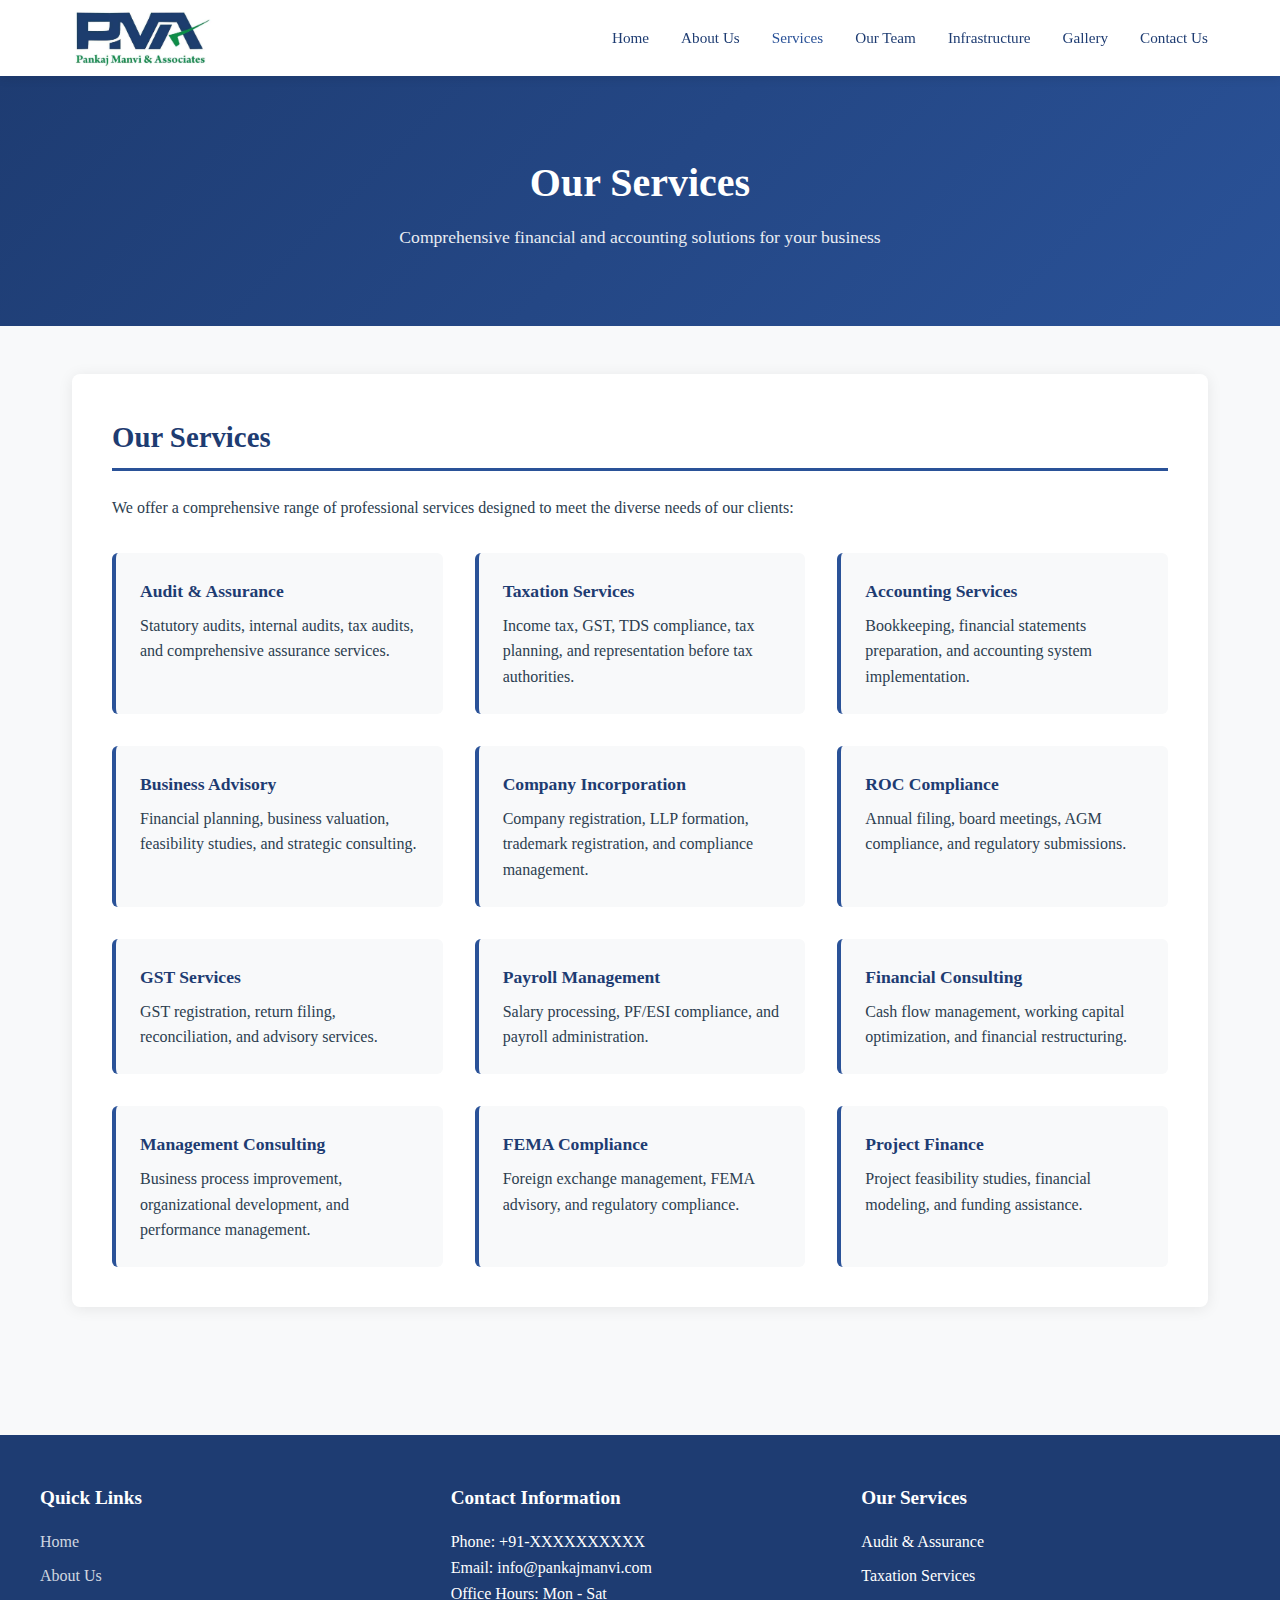
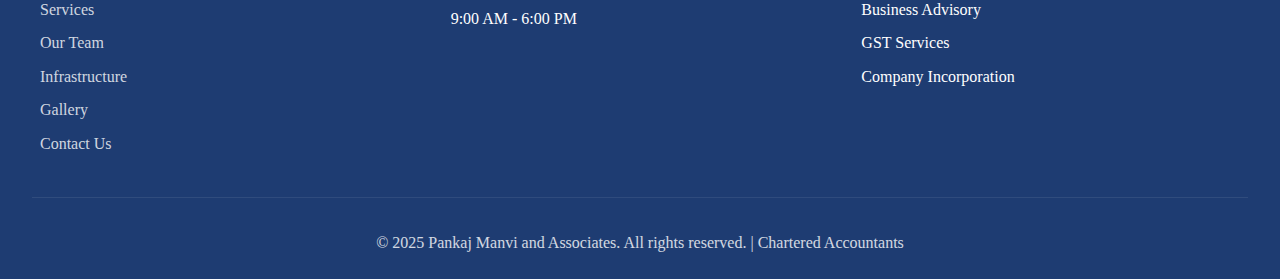
<file: services.html>
<!DOCTYPE html>
<html lang="en">
<head>
    <meta charset="UTF-8">
    <meta name="viewport" content="width=device-width, initial-scale=1.0">
    <title>Services - Pankaj Manvi and Associates</title>
    <link rel="stylesheet" href="styles.css">
</head>
<body>
    <header>
        <div class="header-content">
            <div class="logo">
                <img src="pma.jpg" alt="Pankaj Manvi and Associates Logo">
            </div>
            <nav>
                <ul>
                    <li><a href="index.html">Home</a></li>
                    <li><a href="about.html">About Us</a></li>
                    <li><a href="services.html" class="active">Services</a></li>
                    <li><a href="team.html">Our Team</a></li>
                    <li><a href="infrastructure.html">Infrastructure</a></li>
                    <li><a href="gallery.html">Gallery</a></li>
                    <li><a href="contact.html">Contact Us</a></li>
                </ul>
            </nav>
        </div>
    </header>

    <div class="page-header">
        <div class="page-header-overlay">
            <h1>Our Services</h1>
            <p>Comprehensive financial and accounting solutions for your business</p>
        </div>
    </div>

    <div class="container">
        <div class="content-card">
            <h3>Our Services</h3>
            <p>We offer a comprehensive range of professional services designed to meet the diverse needs of our clients:</p>
            
            <div class="services-grid">
                <div class="service-item">
                    <h4>Audit & Assurance</h4>
                    <p>Statutory audits, internal audits, tax audits, and comprehensive assurance services.</p>
                </div>
                <div class="service-item">
                    <h4>Taxation Services</h4>
                    <p>Income tax, GST, TDS compliance, tax planning, and representation before tax authorities.</p>
                </div>
                <div class="service-item">
                    <h4>Accounting Services</h4>
                    <p>Bookkeeping, financial statements preparation, and accounting system implementation.</p>
                </div>
                <div class="service-item">
                    <h4>Business Advisory</h4>
                    <p>Financial planning, business valuation, feasibility studies, and strategic consulting.</p>
                </div>
                <div class="service-item">
                    <h4>Company Incorporation</h4>
                    <p>Company registration, LLP formation, trademark registration, and compliance management.</p>
                </div>
                <div class="service-item">
                    <h4>ROC Compliance</h4>
                    <p>Annual filing, board meetings, AGM compliance, and regulatory submissions.</p>
                </div>
                <div class="service-item">
                    <h4>GST Services</h4>
                    <p>GST registration, return filing, reconciliation, and advisory services.</p>
                </div>
                <div class="service-item">
                    <h4>Payroll Management</h4>
                    <p>Salary processing, PF/ESI compliance, and payroll administration.</p>
                </div>
                <div class="service-item">
                    <h4>Financial Consulting</h4>
                    <p>Cash flow management, working capital optimization, and financial restructuring.</p>
                </div>
                <div class="service-item">
                    <h4>Management Consulting</h4>
                    <p>Business process improvement, organizational development, and performance management.</p>
                </div>
                <div class="service-item">
                    <h4>FEMA Compliance</h4>
                    <p>Foreign exchange management, FEMA advisory, and regulatory compliance.</p>
                </div>
                <div class="service-item">
                    <h4>Project Finance</h4>
                    <p>Project feasibility studies, financial modeling, and funding assistance.</p>
                </div>
            </div>
        </div>
    </div>

    <footer>
        <div class="footer-content">
            <div class="footer-section">
                <h4>Quick Links</h4>
                <ul>
                    <li><a href="index.html">Home</a></li>
                    <li><a href="about.html">About Us</a></li>
                    <li><a href="services.html">Services</a></li>
                    <li><a href="team.html">Our Team</a></li>
                    <li><a href="infrastructure.html">Infrastructure</a></li>
                    <li><a href="gallery.html">Gallery</a></li>
                    <li><a href="contact.html">Contact Us</a></li>
                </ul>
            </div>
            
            <div class="footer-section">
                <h4>Contact Information</h4>
                <p>Phone: +91-XXXXXXXXXX</p>
                <p>Email: info@pankajmanvi.com</p>
                <p>Office Hours: Mon - Sat<br>9:00 AM - 6:00 PM</p>
            </div>
            
            <div class="footer-section">
                <h4>Our Services</h4>
                <ul>
                    <li>Audit & Assurance</li>
                    <li>Taxation Services</li>
                    <li>Business Advisory</li>
                    <li>GST Services</li>
                    <li>Company Incorporation</li>
                </ul>
            </div>
        </div>
        
        <div class="footer-bottom">
            <p>&copy; 2025 Pankaj Manvi and Associates. All rights reserved. | Chartered Accountants</p>
        </div>
    </footer>

    <script src="scripts.js"></script>
</body>
</html>
</file>
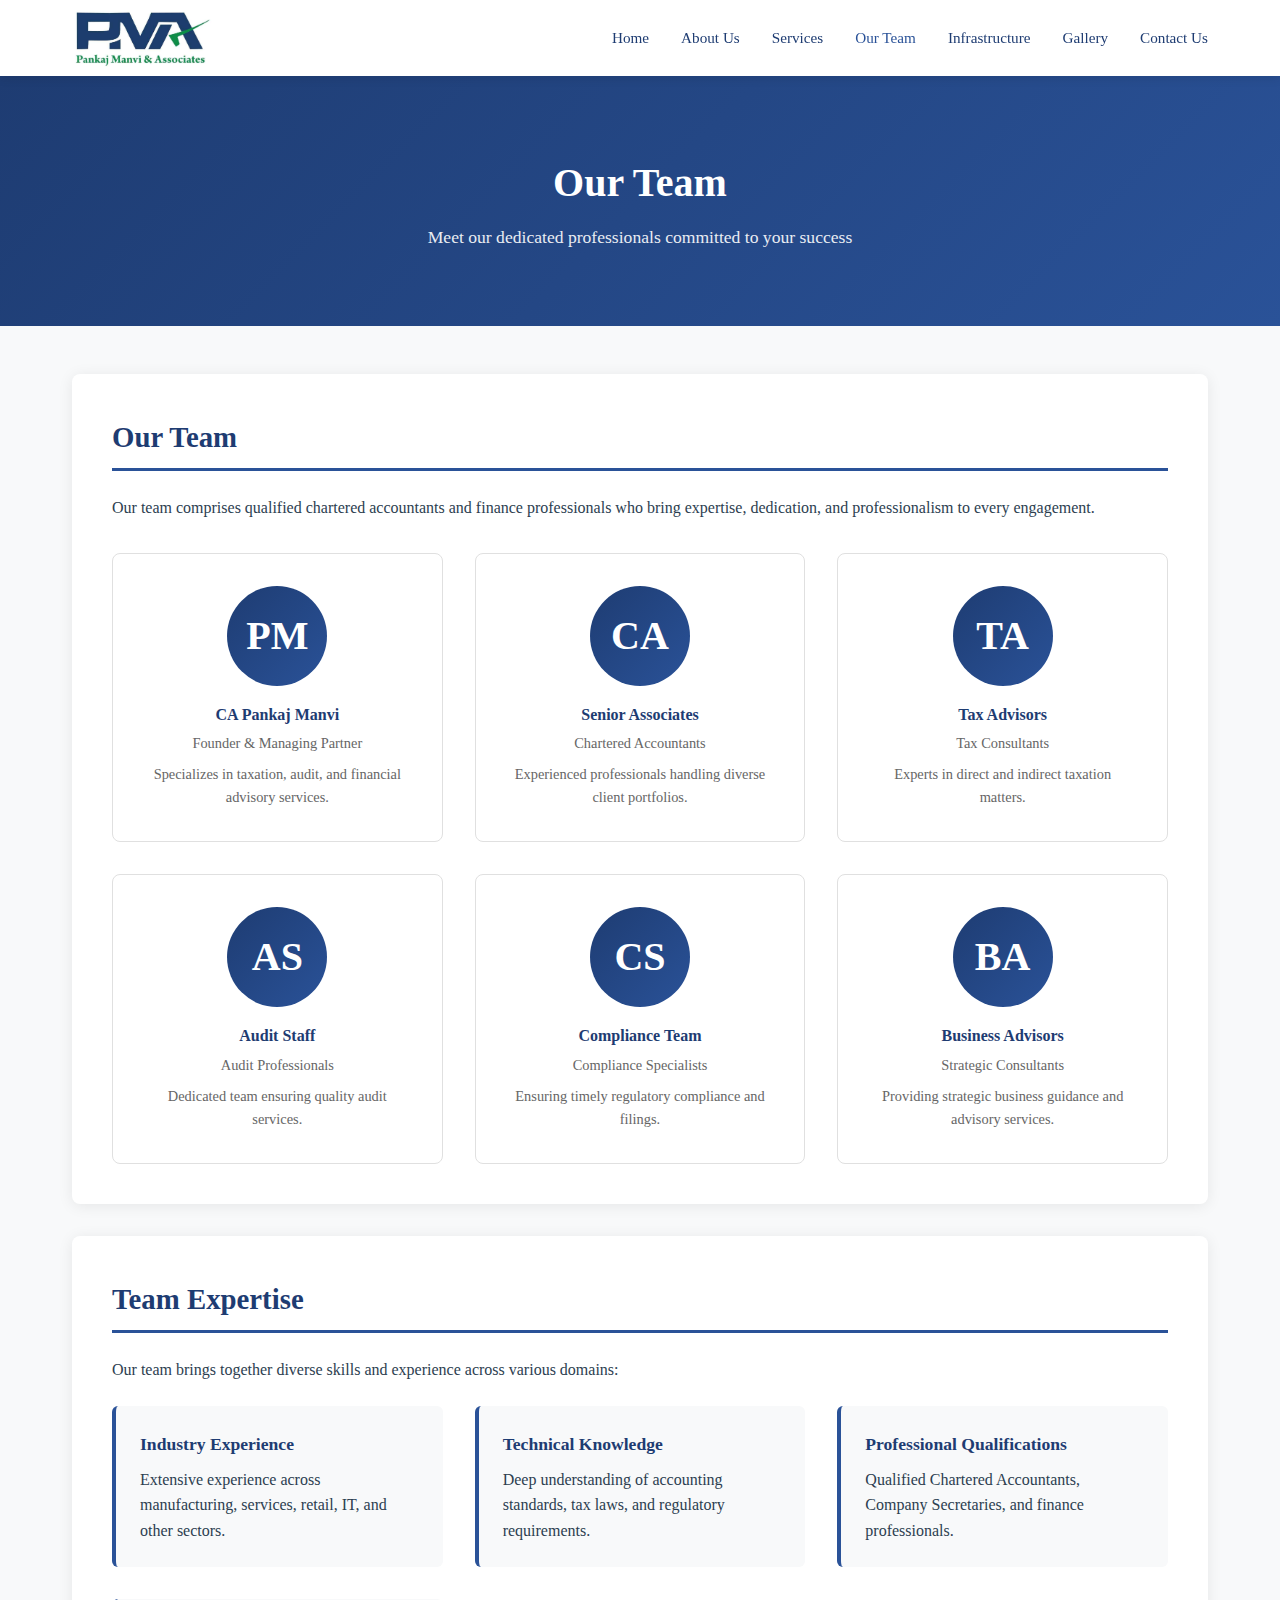
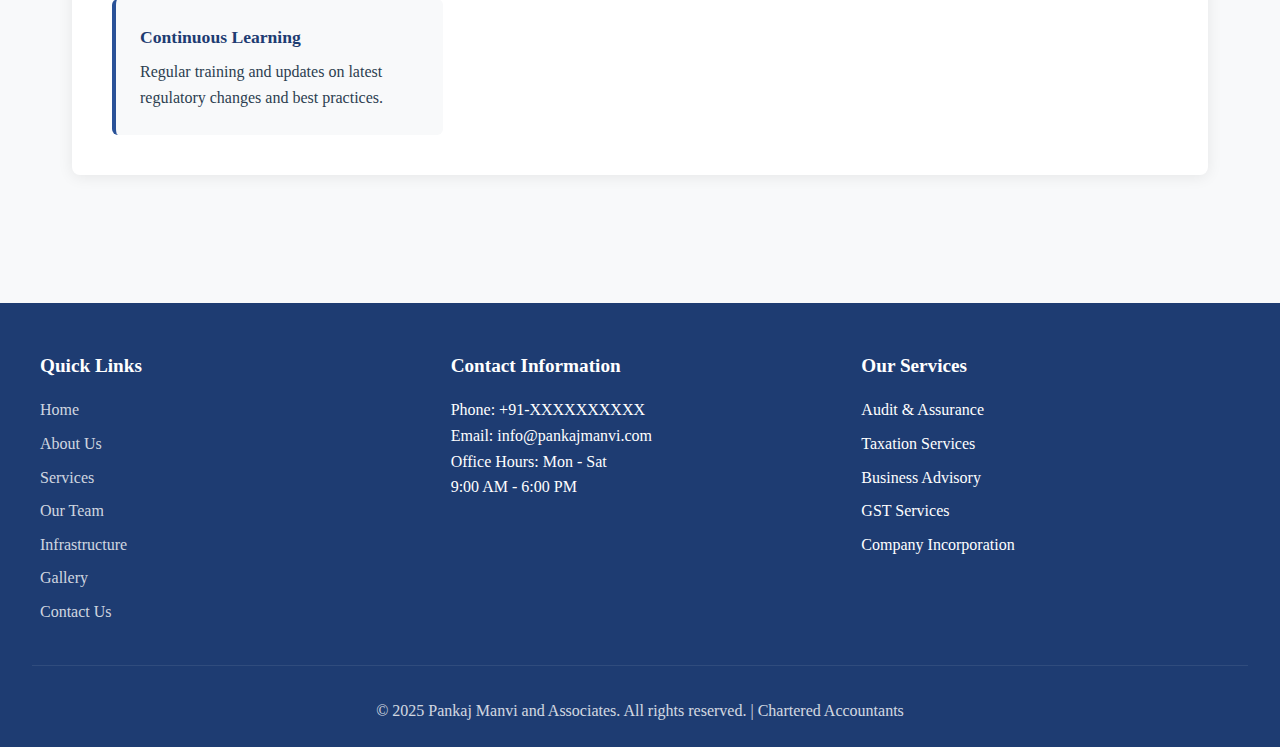
<file: team.html>
<!DOCTYPE html>
<html lang="en">
<head>
    <meta charset="UTF-8">
    <meta name="viewport" content="width=device-width, initial-scale=1.0">
    <title>Our Team - Pankaj Manvi and Associates</title>
    <link rel="stylesheet" href="styles.css">
</head>
<body>
    <header>
        <div class="header-content">
            <div class="logo">
                <img src="pma.jpg" alt="Pankaj Manvi and Associates Logo">
            </div>
            <nav>
                <ul>
                    <li><a href="index.html">Home</a></li>
                    <li><a href="about.html">About Us</a></li>
                    <li><a href="services.html">Services</a></li>
                    <li><a href="team.html" class="active">Our Team</a></li>
                    <li><a href="infrastructure.html">Infrastructure</a></li>
                    <li><a href="gallery.html">Gallery</a></li>
                    <li><a href="contact.html">Contact Us</a></li>
                </ul>
            </nav>
        </div>
    </header>

    <div class="page-header">
        <div class="page-header-overlay">
            <h1>Our Team</h1>
            <p>Meet our dedicated professionals committed to your success</p>
        </div>
    </div>

    <div class="container">
        <div class="content-card">
            <h3>Our Team</h3>
            <p>Our team comprises qualified chartered accountants and finance professionals who bring expertise, dedication, and professionalism to every engagement.</p>
            
            <div class="team-grid">
                <div class="team-member">
                    <div class="team-member-icon">PM</div>
                    <h4>CA Pankaj Manvi</h4>
                    <p>Founder & Managing Partner</p>
                    <p style="margin-top: 0.5rem;">Specializes in taxation, audit, and financial advisory services.</p>
                </div>
                <div class="team-member">
                    <div class="team-member-icon">CA</div>
                    <h4>Senior Associates</h4>
                    <p>Chartered Accountants</p>
                    <p style="margin-top: 0.5rem;">Experienced professionals handling diverse client portfolios.</p>
                </div>
                <div class="team-member">
                    <div class="team-member-icon">TA</div>
                    <h4>Tax Advisors</h4>
                    <p>Tax Consultants</p>
                    <p style="margin-top: 0.5rem;">Experts in direct and indirect taxation matters.</p>
                </div>
                <div class="team-member">
                    <div class="team-member-icon">AS</div>
                    <h4>Audit Staff</h4>
                    <p>Audit Professionals</p>
                    <p style="margin-top: 0.5rem;">Dedicated team ensuring quality audit services.</p>
                </div>
                <div class="team-member">
                    <div class="team-member-icon">CS</div>
                    <h4>Compliance Team</h4>
                    <p>Compliance Specialists</p>
                    <p style="margin-top: 0.5rem;">Ensuring timely regulatory compliance and filings.</p>
                </div>
                <div class="team-member">
                    <div class="team-member-icon">BA</div>
                    <h4>Business Advisors</h4>
                    <p>Strategic Consultants</p>
                    <p style="margin-top: 0.5rem;">Providing strategic business guidance and advisory services.</p>
                </div>
            </div>
        </div>

        <div class="content-card">
            <h3>Team Expertise</h3>
            <p>Our team brings together diverse skills and experience across various domains:</p>
            <div class="services-grid" style="margin-top: 1.5rem;">
                <div class="service-item">
                    <h4>Industry Experience</h4>
                    <p>Extensive experience across manufacturing, services, retail, IT, and other sectors.</p>
                </div>
                <div class="service-item">
                    <h4>Technical Knowledge</h4>
                    <p>Deep understanding of accounting standards, tax laws, and regulatory requirements.</p>
                </div>
                <div class="service-item">
                    <h4>Professional Qualifications</h4>
                    <p>Qualified Chartered Accountants, Company Secretaries, and finance professionals.</p>
                </div>
                <div class="service-item">
                    <h4>Continuous Learning</h4>
                    <p>Regular training and updates on latest regulatory changes and best practices.</p>
                </div>
            </div>
        </div>
    </div>

    <footer>
        <div class="footer-content">
            <div class="footer-section">
                <h4>Quick Links</h4>
                <ul>
                    <li><a href="index.html">Home</a></li>
                    <li><a href="about.html">About Us</a></li>
                    <li><a href="services.html">Services</a></li>
                    <li><a href="team.html">Our Team</a></li>
                    <li><a href="infrastructure.html">Infrastructure</a></li>
                    <li><a href="gallery.html">Gallery</a></li>
                    <li><a href="contact.html">Contact Us</a></li>
                </ul>
            </div>
            
            <div class="footer-section">
                <h4>Contact Information</h4>
                <p>Phone: +91-XXXXXXXXXX</p>
                <p>Email: info@pankajmanvi.com</p>
                <p>Office Hours: Mon - Sat<br>9:00 AM - 6:00 PM</p>
            </div>
            
            <div class="footer-section">
                <h4>Our Services</h4>
                <ul>
                    <li>Audit & Assurance</li>
                    <li>Taxation Services</li>
                    <li>Business Advisory</li>
                    <li>GST Services</li>
                    <li>Company Incorporation</li>
                </ul>
            </div>
        </div>
        
        <div class="footer-bottom">
            <p>&copy; 2025 Pankaj Manvi and Associates. All rights reserved. | Chartered Accountants</p>
        </div>
    </footer>

    <script src="scripts.js"></script>
</body>
</html>
</file>
<file: styles.css>
* {
    margin: 0;
    padding: 0;
    box-sizing: border-box;
}

body {
    font-family: 'Georgia', serif;
    line-height: 1.6;
    color: #2c3e50;
    background: #f8f9fa;
}

header {
    background: white;
    color: #2c3e50;
    padding: 0.5rem 0;
    box-shadow: 0 2px 10px rgba(0,0,0,0.1);
    position: sticky;
    top: 0;
    z-index: 1000;
}

.header-content {
    max-width: 1200px;
    margin: 0 auto;
    padding: 0 2rem;
    display: flex;
    justify-content: space-between;
    align-items: center;
}

.logo {
    display: flex;
    align-items: center;
}

.logo img {
    height: 60px;
    width: auto;
    object-fit: contain;
}

nav ul {
    list-style: none;
    display: flex;
    gap: 2rem;
}

nav a {
    color: #1e3c72;
    text-decoration: none;
    font-size: 0.95rem;
    transition: color 0.3s;
    cursor: pointer;
    font-weight: 500;
}

nav a:hover,
nav a.active {
    color: #2a5298;
}

.hero-slideshow {
    position: relative;
    height: 350px;
    overflow: hidden;
}

.slide {
    position: absolute;
    width: 100%;
    height: 100%;
    opacity: 0;
    transition: opacity 1s ease-in-out;
    background-size: cover;
    background-position: center;
}

.slide.active {
    opacity: 1;
}

.slide-overlay {
    position: absolute;
    top: 0;
    left: 0;
    right: 0;
    bottom: 0;
    background: linear-gradient(135deg, rgba(30, 60, 114, 0.85), rgba(42, 82, 152, 0.75));
    display: flex;
    align-items: center;
    justify-content: center;
    flex-direction: column;
    color: white;
    text-align: center;
    padding: 2rem;
}

.slide-overlay h2 {
    font-size: 2rem;
    margin-bottom: 0.8rem;
    font-weight: 600;
}

.slide-overlay p {
    font-size: 1.1rem;
    max-width: 800px;
}

.slide-indicators {
    position: absolute;
    bottom: 20px;
    left: 50%;
    transform: translateX(-50%);
    display: flex;
    gap: 10px;
    z-index: 10;
}

.indicator {
    width: 12px;
    height: 12px;
    border-radius: 50%;
    background: rgba(255,255,255,0.5);
    cursor: pointer;
    transition: background 0.3s;
}

.indicator.active {
    background: white;
}

.page-header {
    background: linear-gradient(135deg, #1e3c72, #2a5298);
    height: 250px;
    display: flex;
    align-items: center;
    justify-content: center;
    color: white;
    text-align: center;
}

.page-header-overlay h1 {
    font-size: 2.5rem;
    margin-bottom: 0.5rem;
}

.page-header-overlay p {
    font-size: 1.1rem;
    opacity: 0.9;
}

.container {
    max-width: 1200px;
    margin: 0 auto;
    padding: 3rem 2rem;
}

.home-layout {
    display: grid;
    grid-template-columns: 1fr 350px;
    gap: 2rem;
    margin-bottom: 2rem;
}

.content-card {
    background: white;
    padding: 2.5rem;
    border-radius: 8px;
    box-shadow: 0 2px 15px rgba(0,0,0,0.08);
    margin-bottom: 2rem;
}

.content-with-image {
    display: flex;
    gap: 2rem;
    align-items: flex-start;
    margin-bottom: 2rem;
}

.content-text {
    flex: 1;
}

.content-image {
    width: 300px;
    height: 200px;
    border-radius: 8px;
    object-fit: cover;
    box-shadow: 0 4px 10px rgba(0,0,0,0.1);
}

.live-updates {
    background: white;
    padding: 1.5rem;
    border-radius: 8px;
    box-shadow: 0 2px 15px rgba(0,0,0,0.08);
    position: sticky;
    top: 120px;
}

.live-updates h3 {
    color: #1e3c72;
    font-size: 1.3rem;
    margin-bottom: 1rem;
    border-bottom: 2px solid #2a5298;
    padding-bottom: 0.5rem;
}

.market-item {
    padding: 1rem 0;
    border-bottom: 1px solid #eee;
}

.market-item:last-child {
    border-bottom: none;
}

.market-name {
    font-weight: 600;
    color: #1e3c72;
    font-size: 0.95rem;
}

.market-value {
    font-size: 1.2rem;
    font-weight: 600;
    margin: 0.3rem 0;
}

.market-change {
    font-size: 0.85rem;
}

.positive {
    color: #27ae60;
}

.negative {
    color: #e74c3c;
}

.loading {
    text-align: center;
    color: #666;
    padding: 1rem;
}

h3 {
    color: #1e3c72;
    font-size: 1.8rem;
    margin-bottom: 1.5rem;
    border-bottom: 3px solid #2a5298;
    padding-bottom: 0.5rem;
}

.services-grid {
    display: grid;
    grid-template-columns: repeat(auto-fit, minmax(280px, 1fr));
    gap: 2rem;
    margin-top: 2rem;
}

.service-item {
    background: #f8f9fa;
    padding: 1.5rem;
    border-radius: 6px;
    border-left: 4px solid #2a5298;
    transition: transform 0.3s, box-shadow 0.3s;
}

.service-item:hover {
    transform: translateY(-5px);
    box-shadow: 0 5px 20px rgba(0,0,0,0.1);
}

.service-item h4 {
    color: #1e3c72;
    margin-bottom: 0.5rem;
    font-size: 1.1rem;
}

.team-grid {
    display: grid;
    grid-template-columns: repeat(auto-fit, minmax(250px, 1fr));
    gap: 2rem;
    margin-top: 2rem;
}

.team-member {
    background: white;
    padding: 2rem;
    text-align: center;
    border-radius: 8px;
    border: 1px solid #e0e0e0;
}

.team-member-icon {
    width: 100px;
    height: 100px;
    background: linear-gradient(135deg, #1e3c72, #2a5298);
    border-radius: 50%;
    margin: 0 auto 1rem;
    display: flex;
    align-items: center;
    justify-content: center;
    color: white;
    font-size: 2.5rem;
    font-weight: 600;
}

.team-member h4 {
    color: #1e3c72;
    margin-bottom: 0.3rem;
}

.team-member p {
    color: #666;
    font-size: 0.9rem;
}

.gallery-grid {
    display: grid;
    grid-template-columns: repeat(auto-fit, minmax(250px, 1fr));
    gap: 1.5rem;
    margin-top: 2rem;
}

.gallery-item {
    background: linear-gradient(135deg, #f5f7fa 0%, #c3cfe2 100%);
    height: 200px;
    border-radius: 8px;
    display: flex;
    align-items: center;
    justify-content: center;
    color: #1e3c72;
    font-weight: 600;
    font-size: 1.1rem;
}

.contact-info {
    background: #f8f9fa;
    padding: 1.5rem;
    border-radius: 6px;
    margin-top: 1.5rem;
}

.contact-info p {
    margin-bottom: 0.8rem;
    display: flex;
    align-items: center;
    gap: 0.5rem;
}

.contact-info strong {
    color: #1e3c72;
    min-width: 100px;
}

.contact-form {
    margin-top: 2rem;
}

.form-group {
    margin-bottom: 1.5rem;
}

.form-group label {
    display: block;
    color: #1e3c72;
    font-weight: 600;
    margin-bottom: 0.5rem;
}

.form-group input,
.form-group textarea {
    width: 100%;
    padding: 0.8rem;
    border: 1px solid #ddd;
    border-radius: 4px;
    font-family: 'Georgia', serif;
    font-size: 1rem;
    transition: border-color 0.3s;
}

.form-group input:focus,
.form-group textarea:focus {
    outline: none;
    border-color: #2a5298;
}

.submit-btn {
    background: linear-gradient(135deg, #1e3c72, #2a5298);
    color: white;
    padding: 1rem 2rem;
    border: none;
    border-radius: 4px;
    font-size: 1rem;
    font-weight: 600;
    cursor: pointer;
    transition: transform 0.3s, box-shadow 0.3s;
}

.submit-btn:hover {
    transform: translateY(-2px);
    box-shadow: 0 5px 15px rgba(30, 60, 114, 0.3);
}

footer {
    background: #1e3c72;
    color: white;
    padding: 3rem 2rem 1.5rem;
    margin-top: 3rem;
}

.footer-content {
    max-width: 1200px;
    margin: 0 auto;
    display: grid;
    grid-template-columns: repeat(auto-fit, minmax(250px, 1fr));
    gap: 2rem;
    margin-bottom: 2rem;
}

.footer-section h4 {
    margin-bottom: 1rem;
    font-size: 1.2rem;
}

.footer-section ul {
    list-style: none;
}

.footer-section ul li {
    margin-bottom: 0.5rem;
}

.footer-section a {
    color: rgba(255,255,255,0.8);
    text-decoration: none;
    transition: color 0.3s;
    cursor: pointer;
}

.footer-section a:hover {
    color: white;
}

.footer-bottom {
    text-align: center;
    padding-top: 2rem;
    border-top: 1px solid rgba(255,255,255,0.1);
    opacity: 0.8;
}

.infrastructure-list {
    display: grid;
    grid-template-columns: repeat(auto-fit, minmax(250px, 1fr));
    gap: 1.5rem;
    margin-top: 2rem;
}

.infrastructure-item {
    background: #f8f9fa;
    padding: 1.5rem;
    border-radius: 6px;
    border-top: 3px solid #2a5298;
}

.infrastructure-item h4 {
    color: #1e3c72;
    margin-bottom: 0.5rem;
}

@media (max-width: 968px) {
    .home-layout {
        grid-template-columns: 1fr;
    }

    .live-updates {
        position: static;
    }

    .content-with-image {
        flex-direction: column;
    }

    .content-image {
        width: 100%;
    }
}

@media (max-width: 768px) {
    .header-content {
        flex-direction: column;
        gap: 1rem;
    }

    nav ul {
        flex-wrap: wrap;
        justify-content: center;
        gap: 1rem;
    }

    .hero-slideshow {
        height: 300px;
    }

    .slide-overlay h2 {
        font-size: 1.5rem;
    }

    .slide-overlay p {
        font-size: 0.95rem;
    }

    .page-header {
        height: 200px;
    }

    .page-header-overlay h1 {
        font-size: 2rem;
    }
}

.hero-slideshow {
    position: relative;
    height: 500px;
    overflow: hidden;
}

.slide {
    position: absolute;
    width: 100%;
    height: 100%;
    background-size: cover;
    background-position: center;
    opacity: 0;
    transition: opacity 1s ease-in-out;
}

.slide.active {
    opacity: 1;
}

.slide-overlay {
    position: absolute;
    top: 0;
    left: 0;
    width: 100%;
    height: 100%;
    background: rgba(0, 0, 0, 0.3); /* dark transparent layer for readability */
}
</file>
